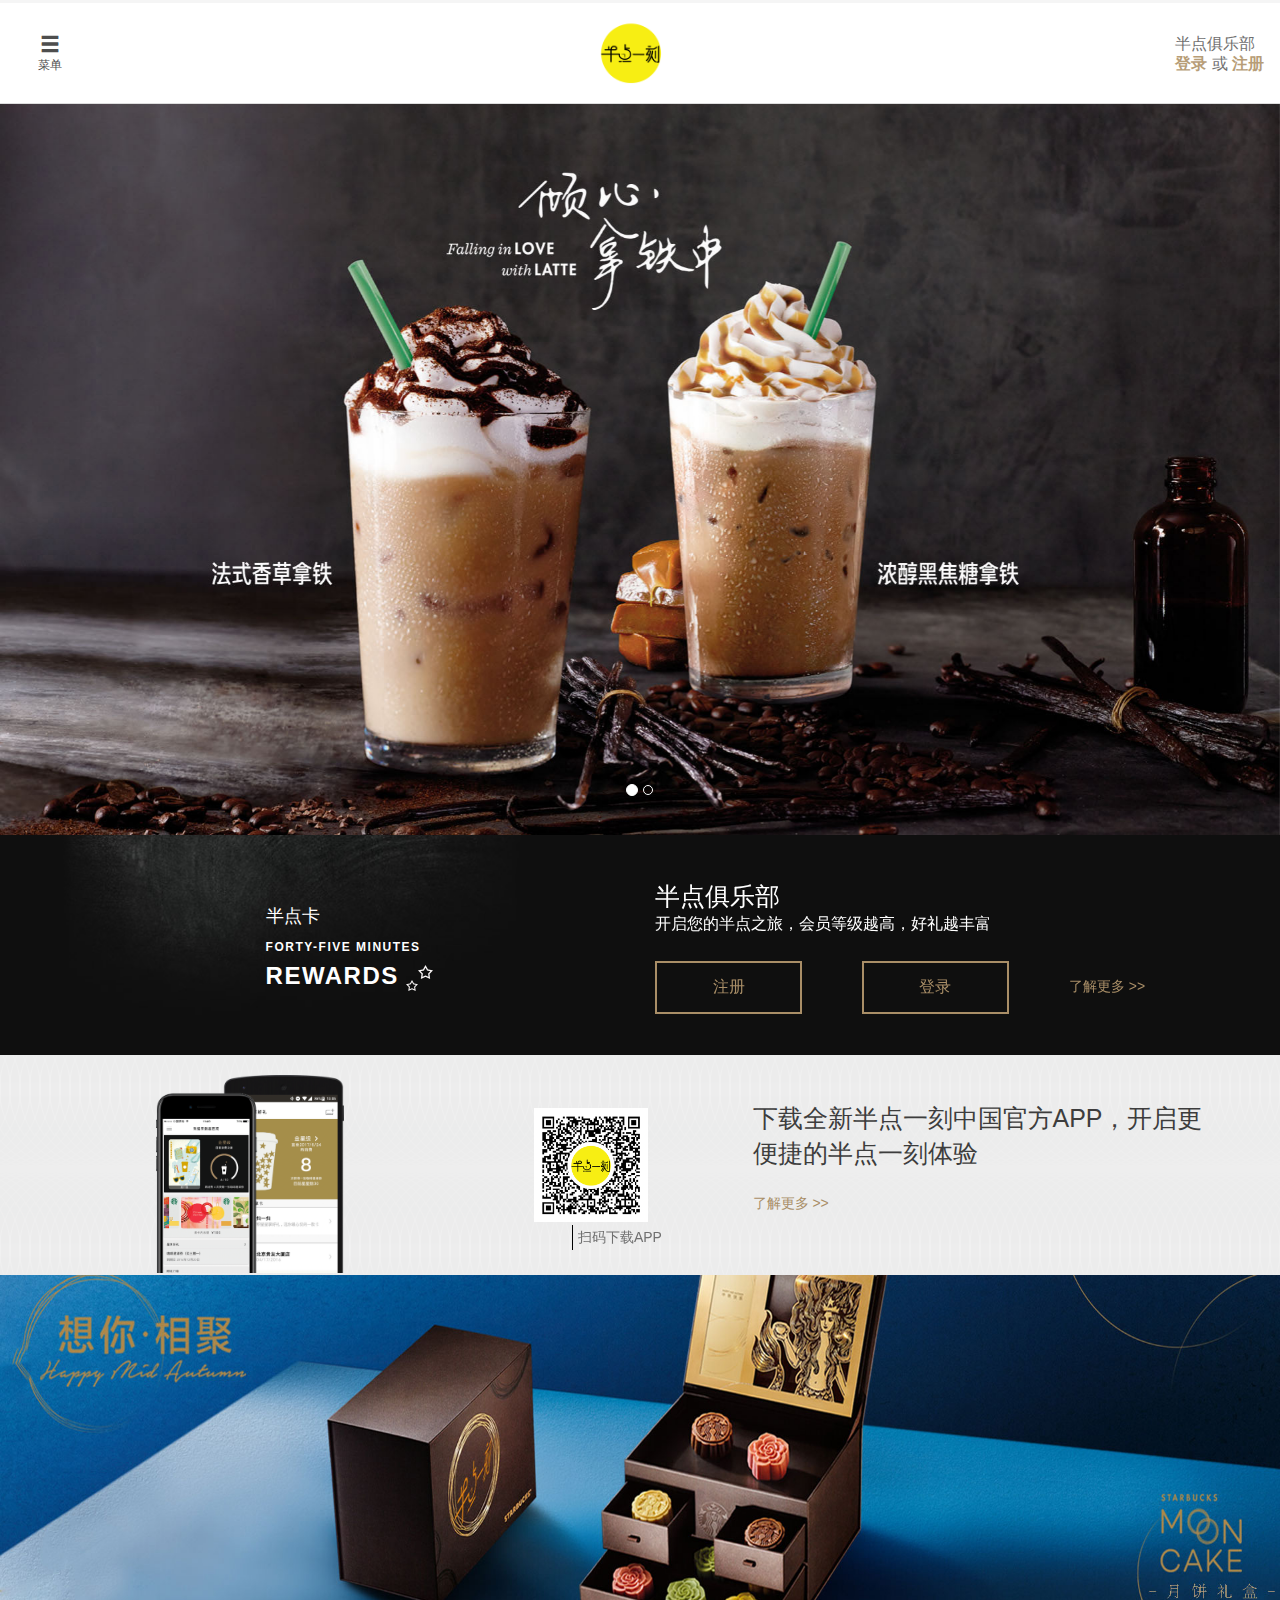
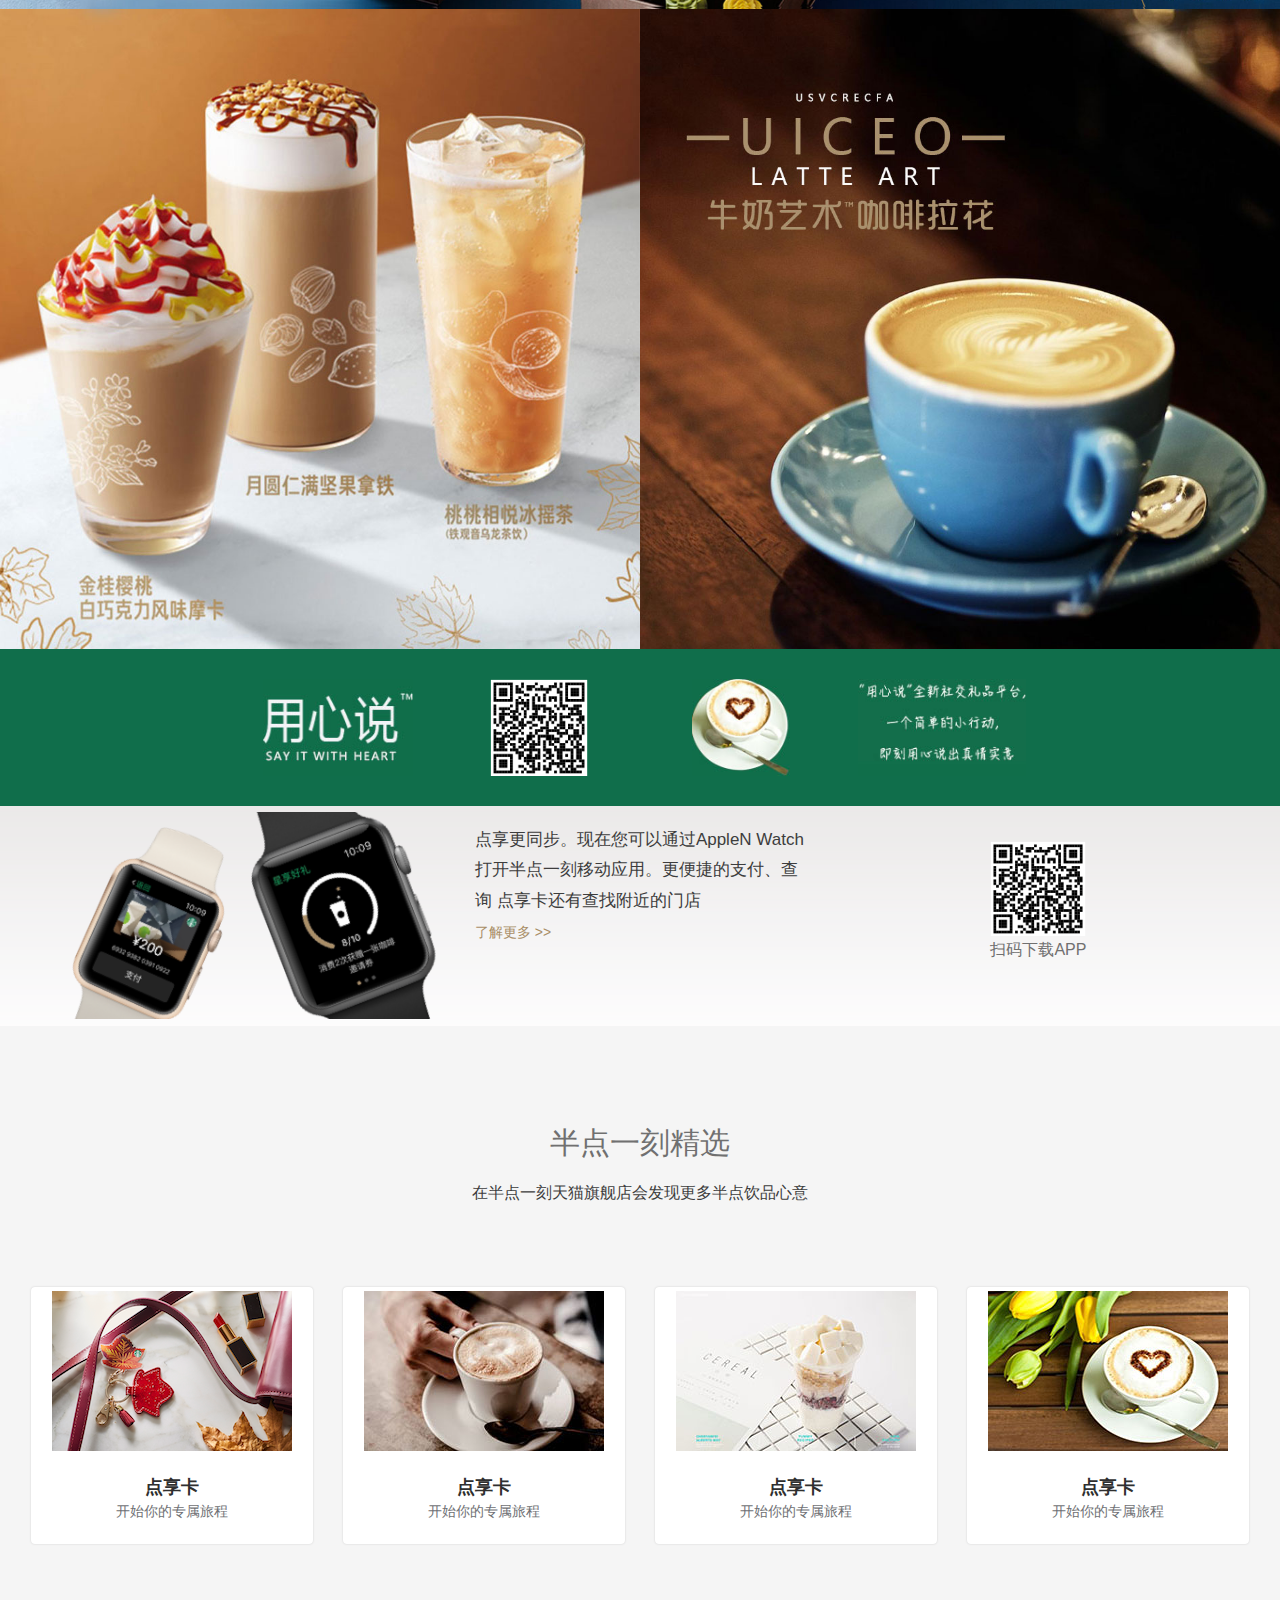
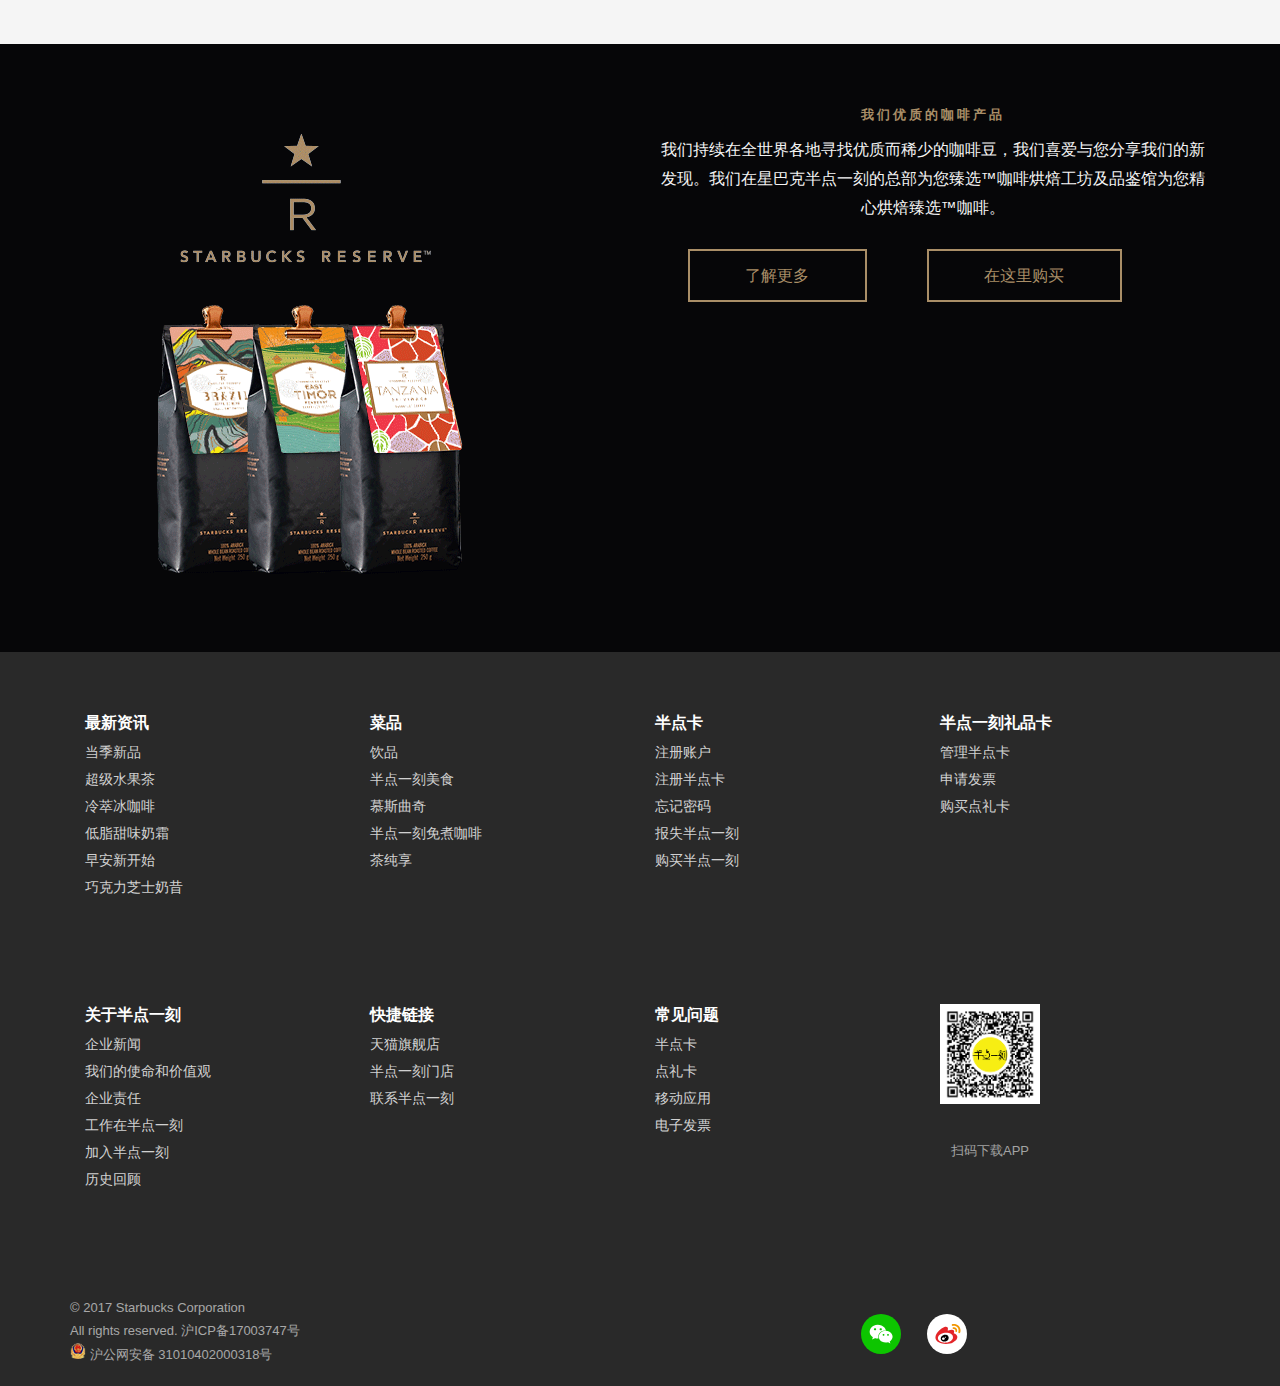
<file: index.html>
<!DOCTYPE html>
<html>
<head lang="en">
    <meta charset="UTF-8">
    <meta name="viewport" content="width=device-width,initial-scale=1,minimum-scale=1,maximum-scale=1,user-scalable=no" />
    <title>半点一刻</title>
    <link rel="stylesheet" href="css/bootstrap.min.css" />
    <link rel="stylesheet" href="css/common.css" />
    <link rel="stylesheet" href="css/index.css" />
    <script src="js/jquery-1.10.1.min.js"></script>
    <script src="js/bootstrap.min.js"></script>
    <script src="js/vue.js"></script>
    <script src="js/common.js"></script>
</head>
<body>
	<div id="wrapper">
		<div class="content">
			<!--head_top-->
			<nav class="navbar navbar-fixed-top head_top">
    			<div class="container-fluid">
    				<div class="row">
    					<div class="col-xs-5">
    						<div class="navbar-toggle-holder" style="display:block">
    							<div class="navbar-toggle navbar-left" id="nav_menu">
    								<i class="glyphicon glyphicon-menu-hamburger icon_menu"></i>
    								<br />
    								<span>菜单</span>
    							</div>
    						</div>
    					</div>
    					<div class="col-xs-2" style="padding:0;">
    						<a href="javascript:;" class="navbar-brand">
    							<img src="img/logo.png" alt="logo" class="img-responsive logo"/>
    						</a>
    					</div>
    					<div class="col-xs-5">
    						<div class="navbar-toggle navbar-right club">
    							<div class="">
    								<span>半点俱乐部</span> <br />
    								<a href="login.html;" target="_blank">登录</a>
    								<span>或</span>
    								<a href="reg.html" target="_blank">注册</a>
    							</div>	
    						</div>
    						
    					</div>
    				</div>
    			</div>
			</nav>
			<!--mask-->
			<div id="mask" class="mask"></div>
			<!--aside-->
			<div class="aside" id="aside">
				<div class="navmenu">
					<ul class="nav nav-stacked sub_nmenu1">
						<li style="padding-top:10px;"><a href="javascript:;">English</a></li>
        				<li><a href="javascript:;">半点一刻门店</a></li>
        				<li style="padding-bottom:10px;"><a href="javascript:;">天猫旗舰店</a></li>
					</ul>
					<ul class="nav nav-stacked sub_nmenu2">
        				<li><a href="javascript:;">首页</a></li>
        				<li>
            				<a href="javascript:;">新品推荐</a>
            				<ul class="nav sub_list">
                				<li><a href="newProduct.html" target="_blank">当季新品</a></li>
                				<li><a href="javascript:;">星巴克月饼</a></li>
                				<li><a href="javascript:;">咖啡融合冰淇淋</a></li>
                				<li><a href="javascript:;">冷萃冰咖啡</a></li>
                				<li><a href="javascript:;">气质 <sup>MT</sup> 冷萃咖啡</a></li>
                				<li><a href="javascript:;">早安新一天</a></li>
                				<li><a href="javascript:;">星巴克ORIGAMI<sup>MT</sup></a></li>
            				</ul>                
        				</li>
        				<li><a href="javascript:;">星享俱乐部</a></li>
        				<li>
        					<a href="javascript:;">星巴克移动应用</a>
            				<ul class="nav sub_list">
                				<li><a href="javascript:;">星巴克移动应用</a></li>
                				<li><a href="javascript:;">星巴克 Apple Watch</a></li>
            				</ul>
        				</li>
        				<li><a href="javascript:;">星礼卡</a></li>
        				<li>
        					<a href="javascript:;">咖啡文化</a>
            				<ul class="nav sub_list">
                				<li><a href="javascript:;">咖啡文化</a></li>
                				<li><a href="javascript:;">星巴克臻选<sup>MT</sup>咖啡</a></li>
                				<li><a href="javascript:;">如何冲泡咖啡</a></li>
            				</ul>
        				</li>
        				<li>
        					<a href="javascript:;">饮品美食</a>
            				<ul class="nav sub_list">
               	 				<li><a href="list.html" target="_blank">饮品</a></li>
                				<li><a href="javascript:;">星巴克美食</a></li>
                				<li><a href="javascript:;">星巴克咖啡</a></li>
                				<li><a href="javascript:;">星巴克VIA&copy;免煮咖啡</a></li>
                				<li><a href="javascript:;">茶瓦纳<sup>MT</sup></a></li>
            				</ul>
        				</li>
        				<li>
        					<a href="javascript:;">关于我们</a>
            				<ul class="nav sub_list">
                				<li><a href="javascript:;">企业新闻</a></li>
                				<li><a href="javascript:;">我们的使命和价值观</a></li>
                				<li><a href="javascript:;">星巴克责任</a></li>
                				<li><a href="javascript:;">工作在星巴克中国</a></li>
                				<li><a href="javascript:;">加入星巴克</a></li>
                				<li><a href="javascript:;">星巴克在中国</a></li>
                				<li><a href="javascript:;">历史回顾</a></li>
            				</ul>
        				</li>
        				<li>
        					<a href="javascript:;">帮助中心</a>
            				<ul class="nav sub_list">
                				<li><a href="javascript:;">常见问题</a></li>
                				<li><a href="javascript:;">联系我们</a></li>
                				<li><a href="javascript:;">使用条款</a></li>
                				<li><a href="javascript:;">隐私权政策</a></li>
            				</ul>
        				</li>
    				</ul>
				</div>
			</div>
			<div style="height:102px"></div>	
			<!--homePage-->
			<div class="homePage" id="homePage">
				<!--banner-->
				<div id="banner" class="carousel slide" data-ride="carousel">
					<!--btn-->
					<ul class="carousel-indicators">
						<li data-target="#banner" data-slide-to="0" class="active"></li>
						<li data-target="#banner" data-slide-to="1"></li>
					</ul>
					<!--pic-->
					<div class="carousel-inner">
						<div class="item active">
							<img src="img/lunbo1.png" alt="轮播图1" />
						</div>
						<div class="item">
							<img src="img/lunbo2.png" alt="轮播图2" />
						</div>
					</div>
				</div>
				<!--rewards-->
				<div class="rewards">
					<div class="container">
						<div class="row">
							<!--rewards-mark-->
							<div class="col-lg-6 col-md-6 col-sm-6 col-xs-6 rewards-mark">
								<!--rewards-mark-label-->
								<p class="rewards-mark-label">半点卡</p>
								<!--rewards-mark-logo-->
								<div class="rewards-mark-logo">
									<span>FORTY-FIVE MINUTES</span><br />
									<span>
										REWARDS
                            			<i class="stars"></i>
									</span>
								</div>
							</div>
							<!--rewards-content-->
							<div class="col-lg-6 col-md-6 col-sm-6 col-xs-6 rewards-content">
								<!--rewards_content_title-->
								<p class="rewards_content_title">半点俱乐部</p>
								<!--rewards_content_txt-->
                        		<p class="rewards_content_txt">开启您的半点之旅，会员等级越高，好礼越丰富</p>
                        		<!--rewards_content_btns-->
                        		<div class="rewards_content_btns">
                            		<a href="javascript:;" class="btn btn-lg btn1">注册</a>
                            		<a href="javascript:;" class="btn btn-lg btn2">登录</a>
                            		<a href="javascript:;" class="rewards-btn-link">了解更多 >></a>
                        		</div>
							</div>
						</div>
					</div>
				</div>
				<!--app-->
				<div class="app">
					<div class="container">
						<div class="row app-box">
							<!--app-device-->
							<div class="col-md-4 col-sm-4 col-xs-4 app-device"></div>
							<!--app-download-->
							<div class="col-md-3 col-sm-3 col-xs-3 app-download">
								<!--二维码-->
								<div class="app-download-qrcode"></div>
								<!--按钮-->
								<div class="app-download-btns">
									<a href="javascript:;" class="icon">&#xe65c;</a>
                            		<a href="javascript:;" class="icon">&#xe614;</a>
									<span class="app-download-btns-info">扫码下载APP</span>
								</div>
							</div>
							<!--app-content-->
							<div class="col-md-5 col-sm-5 col-xs-5 app-content">
								<!--app-content-intro-->
								<div class="app-content-intro">
								下载全新半点一刻中国官方APP，开启更便捷的半点一刻体验
								</div>
								<!--app-btn-link-->
								<a href="javascript:;" class="app-btn-link">了解更多 >></a>
							</div>
						</div>
					</div>
				</div>
				<!--中秋-->
				<div>
					<a href="javascript:;" title="月饼礼盒">
						 <img src="img/banner_home.jpg" alt="中秋礼盒" class="img-responsive"/>
					</a>
				</div>
				<!--moasic-->
				<div class="moasic row">
					<a href="javascript:;" class="col-lg-6 col-md-6 col-sm-6 col-xs-6">
						<img src="img/latte_l.jpg" alt="左图" class="img-responsive"/>
					</a>
					<a href="javascript:;" class="col-lg-6 col-md-6 col-sm-6 col-xs-6">
						<img src="img/latte_r.jpg" alt="右图" class="img-responsive"/>
					</a>
				</div>
				<!--yxs-->
				<div class="yxs">
					<div class="container">
						<!--yxs-container-->
						<div class="row yxs-container">
							<div class="col-md-3 col-sm-3 col-xs-3 yxs-container-img1"></div>
							<div class="col-md-3 col-sm-3 col-xs-3 yxs-container-img2"></div>
							<div class="col-md-3 col-sm-3 col-xs-3 yxs-container-img3"></div>
							<div class="col-md-3 col-sm-3 col-xs-3 yxs-container-img4"></div>
						</div>
					</div>
				</div>
				<!--apple-watch-->
				<div class="apple-watch">
					<!--apple-watch-img-->
					<div class="apple-watch-img"></div>
					<!--apple-watch-intro-->
					<div class="apple-watch-intro">
						<p>
							点享更同步。现在您可以通过AppleN Watch打开半点一刻移动应用。更便捷的支付、查询
							点享卡还有查找附近的门店
							<br />
							 <a href="javascript:;" class="apple-watch-link">了解更多 >></a>
						</p>
					</div>
					<!--apple-watch-download-->
					<div class="apple-watch-download">
						<!--二维码-->
						<div class="app-download-qrcode"></div>
						<span class="app-download-btns-info">扫码下载APP</span>
					</div>
				</div>
				<!--collection-->
				<div class="collection">
					<h2>半点一刻精选</h2>
					<p class="subtitle">在半点一刻天猫旗舰店会发现更多半点饮品心意</p>
					<!--collection-box-->
					<div class="row collection-box">
						<div class="col-lg-3 col-md-3 col-sm-3 col-xs-6">
							<a href="javascript:;" class="thumbnail">
								<img src="img/box_img1.png"/>
								<div class="caption">
									<b class="img_title">点享卡</b>
                            		<p class="img_des">开始你的专属旅程</p>
								</div>
							</a>
						</div>
						<div class="col-lg-3 col-md-3 col-sm-3 col-xs-6">
							<a href="javascript:;" class="thumbnail">
								<img src="img/box_img2.jpg"/>
								<div class="caption">
									<b class="img_title">点享卡</b>
                            		<p class="img_des">开始你的专属旅程</p>
								</div>
							</a>
						</div>
						<div class="col-lg-3 col-md-3 col-sm-3 col-xs-6">
							<a href="javascript:;" class="thumbnail">
								<img src="img/box_img3.jpg"/>
								<div class="caption">
									<b class="img_title">点享卡</b>
                            		<p class="img_des">开始你的专属旅程</p>
								</div>
							</a>
						</div>
						<div class="col-lg-3 col-md-3 col-sm-3 col-xs-6">
							<a href="javascript:;" class="thumbnail">
								<img src="img/box_img4.jpg"/>
								<div class="caption">
									<b class="img_title">点享卡</b>
                            		<p class="img_des">开始你的专属旅程</p>
								</div>
							</a>
						</div>
					</div>
				</div>
				<!--reserve-->
				<div class="reserve">
					<div class="container">
						<div class="row">
							<div class="col-md-6 col-sm-6 col-xs-6">
								<img src="img/reserve.png" alt="reserve" class="img-responsive"/>
							</div>
							<div class="col-md-6 col-sm-6 col-xs-6 text-center">
								<h3>我们优质的咖啡产品</h3>
								<p>我们持续在全世界各地寻找优质而稀少的咖啡豆，我们喜爱与您分享我们的新发现。我们在星巴克半点一刻的总部为您臻选™咖啡烘焙工坊及品鉴馆为您精心烘焙臻选™咖啡。</p>
								<a href="javascript:;" class="btn btn-lg">了解更多</a>
                        		<a href="javascript:;" class="btn btn-lg">在这里购买</a>
							</div>
						</div>
					<!--	
						<div class="myTable">
							<div class="cell">
								<img src="img/reserve.png" alt="reserve" />
							</div>
							<div class="cell text-center">
								<h3>我们优质的咖啡产品</h3>
								<p>我们持续在全世界各地寻找优质而稀少的咖啡豆，我们喜爱与您分享我们的新发现。我们在星巴克半点一刻的总部为您臻选™咖啡烘焙工坊及品鉴馆为您精心烘焙臻选™咖啡。</p>
								<a href="javascript:;" class="btn btn-lg">了解更多</a>
                        		<a href="javascript:;" class="btn btn-lg">在这里购买</a>
							</div>
						</div>
					-->
					</div>
				</div>
			</div>
		</div>
		<!--footer-->
		<div id="footer">
			<div class="container">
				<!--row1-->
				<div class="row row1">
                    <dl class="col-lg-3 col-md-3 col-sm-3 col-xs-3">
                        <dt>最新资讯</dt>
                        <dd><a href="javascript:;">当季新品</a></dd>
                        <dd><a href="javascript:;">超级水果茶</a></dd>
                        <dd><a href="javascript:;">冷萃冰咖啡</a></dd>
                        <dd><a href="javascript:;">低脂甜味奶霜</a></dd>
                        <dd><a href="javascript:;">早安新开始</a></dd>
                        <dd><a href="javascript:;">巧克力芝士奶昔</a></dd>
                    </dl>
                    <dl class="col-lg-3 col-md-3 col-sm-3 col-xs-3">
                        <dt>菜品</dt>
                        <dd><a href="javascript:;">饮品</a></dd>
                        <dd><a href="javascript:;">半点一刻美食</a></dd>
                        <dd><a href="javascript:;">慕斯曲奇</a></dd>
                        <dd><a href="javascript:;">半点一刻免煮咖啡</a></dd>
                        <dd><a href="javascript:;">茶纯享</a></dd>
                    </dl>
                    <dl class="col-lg-3 col-md-3 col-sm-3 col-xs-3">
                        <dt>半点卡</dt>
                        <dd><a href="javascript:;">注册账户</a></dd>
                        <dd><a href="javascript:;">注册半点卡</a></dd>
                        <dd><a href="javascript:;">忘记密码</a></dd>
                        <dd><a href="javascript:;">报失半点一刻</a></dd>
                        <dd><a href="javascript:;">购买半点一刻</a></dd>
                    </dl>
                    <dl class="col-lg-3 col-md-3 col-sm-3 col-xs-3">
                        <dt>半点一刻礼品卡</dt>
                        <dd><a href="javascript:;">管理半点卡</a></dd>
                        <dd><a href="javascript:;">申请发票</a></dd>
                        <dd><a href="javascript:;">购买点礼卡</a></dd>
                    </dl>
                </div>
                <!--row2-->
                <div class="row row2">
                    <dl class="col-lg-3 col-md-3 col-sm-3 col-xs-3">
                        <dt>关于半点一刻</dt>
                        <dd><a href="javascript:;">企业新闻</a></dd>
                        <dd><a href="javascript:;">我们的使命和价值观</a></dd>
                        <dd><a href="javascript:;">企业责任</a></dd>
                        <dd><a href="javascript:;">工作在半点一刻</a></dd>
                        <dd><a href="javascript:;">加入半点一刻</a></dd>
                        <dd><a href="javascript:;">历史回顾</a></dd>
                    </dl>
                    <dl class="col-lg-3 col-md-3 col-sm-3 col-xs-3">
                        <dt>快捷链接</dt>
                        <dd><a href="javascript:;">天猫旗舰店</a></dd>
                        <dd><a href="javascript:;">半点一刻门店</a></dd>
                        <dd><a href="javascript:;">联系半点一刻</a></dd>
                    </dl>
                    <dl class="col-lg-3 col-md-3 col-sm-3 col-xs-3">
                        <dt>常见问题</dt>
                        <dd><a href="javascript:;">半点卡</a></dd>
                        <dd><a href="javascript:;">点礼卡</a></dd>
                        <dd><a href="javascript:;">移动应用</a></dd>
                        <dd><a href="javascript:;">电子发票</a></dd>
                    </dl>
                    <div class="col-lg-3 col-md-3 col-sm-3 col-xs-3 download-section">
                        <!--二维码-->
                        <p class="footer-app_code"></p>
                        <!--扫码下载app-->
                        <p class="footer-download">
                            <a href="javascript:;" class="icon">&#xe65c;</a>
                            <a href="javascript:;" class="icon">&#xe614;</a>
                            <br/>
                          	<span>扫码下载APP</span>
                        </p>
                    </div>
                </div>
                <!--row3-->
                <div class="row clearfix row3">
                    <div class="col-lg-8 col-md-8 col-xs-8">
                        <p>© 2017 Starbucks Corporation</p>
                        <a href="javascript:;">All rights reserved. 沪ICP备17003747号</a>
                        <a href="javascript:;"><span class="plice_img"></span> 沪公网安备 31010402000318号</a>
                    </div>
                    <div class="col-lg-4 col-md-4 col-xs-4">
                        <a href="javascript:;" class="weixin_img"></a>
                        <a href="javascript:;" class="weibo_img"></a>
                    </div>
                </div>
			</div>
		</div>
	</div>	
</body>
</html>
</file>
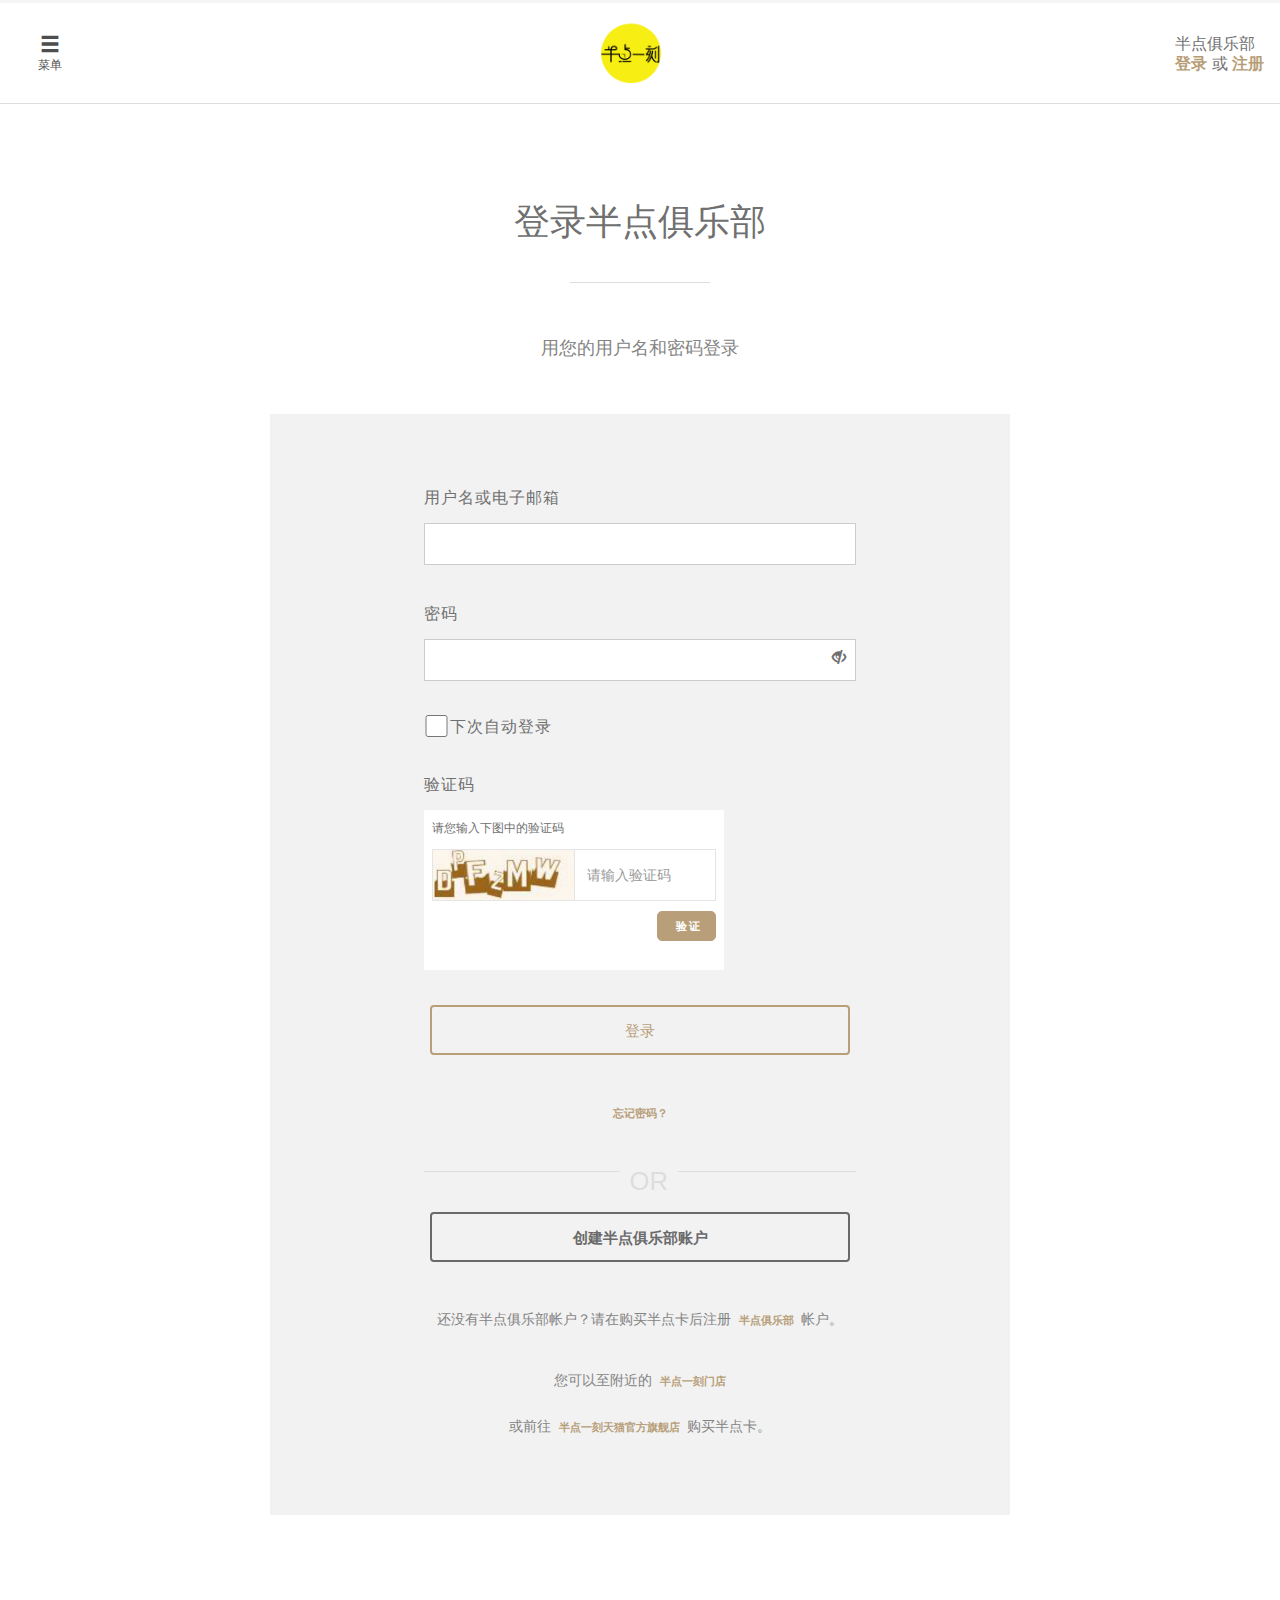
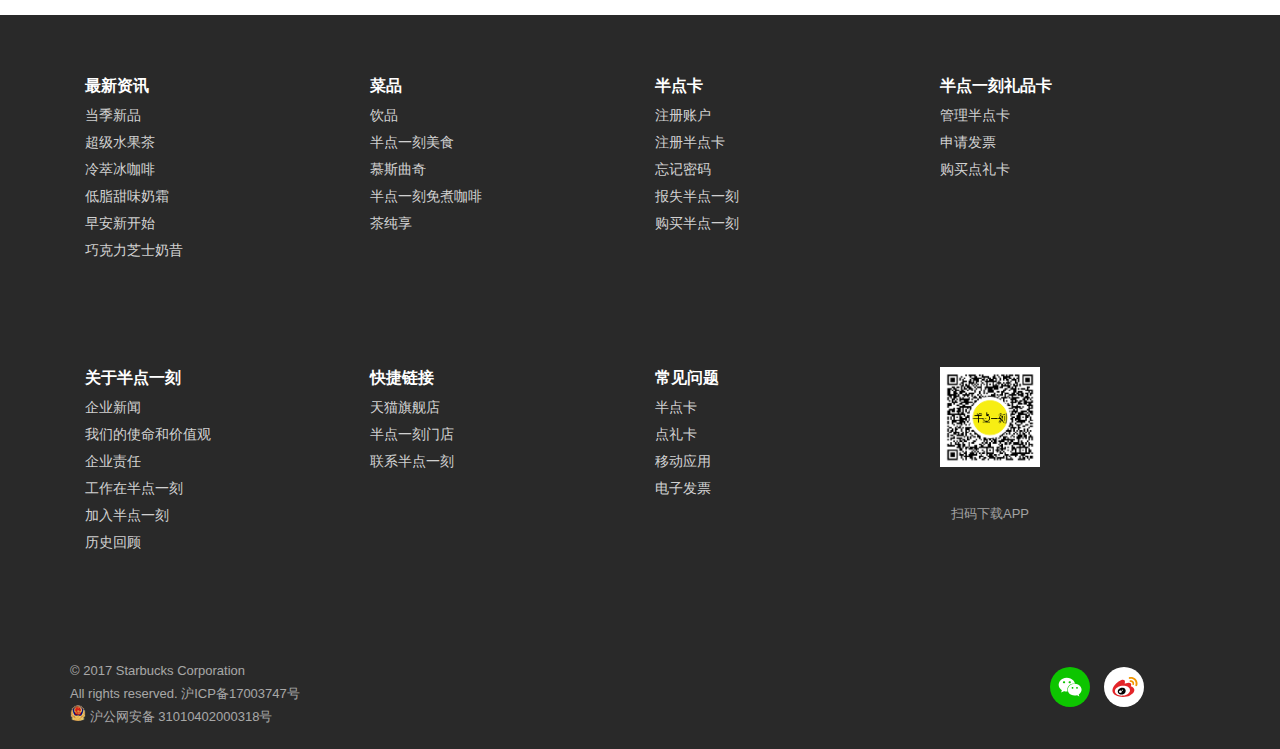
<file: login.html>
<!DOCTYPE html>
<html>
<head lang="en">
    <meta charset="UTF-8">
    <meta name="viewport" content="width=device-width,initial-scale=1,minimum-scale=1,maximum-scale=1,user-scalable=no" />
    <title>半点一刻</title>
    <link rel="stylesheet" href="css/bootstrap.min.css" />
    <link rel="stylesheet" href="css/login.css" />
    <script src="js/jquery-1.10.1.min.js"></script>
    <script src="js/bootstrap.min.js"></script>
    <link rel="stylesheet" href="css/common.css" />
    <script src="js/common.js"></script>
</head>
<body>
	<div id="wrapper">
		<div class="content">
			<!--head_top-->
			<nav class="navbar navbar-fixed-top head_top">
    			<div class="container-fluid">
    				<div class="row">
    					<div class="col-xs-5">
    						<div class="navbar-toggle-holder" style="display:block">
    							<div class="navbar-toggle navbar-left" id="nav_menu">
    								<i class="glyphicon glyphicon-menu-hamburger icon_menu"></i>
    								<br />
    								<span>菜单</span>
    							</div>
    						</div>
    					</div>
    					<div class="col-xs-2" style="padding:0;">
    						<a href="javascript:;" class="navbar-brand">
    							<img src="img/logo.png" alt="logo" class="img-responsive logo"/>
    						</a>
    					</div>
    					<div class="col-xs-5">
    						<div class="navbar-toggle navbar-right club">
    							<div class="">
    								<span>半点俱乐部</span> <br />
    								<a href="javascript:;">登录</a>
    								<span>或</span>
    								<a href="javascript:;">注册</a>
    							</div>	
    						</div>
    						
    					</div>
    				</div>
    			</div>
			</nav>
			<!--mask-->
			<div id="mask" class="mask"></div>
			<!--aside-->
			<div class="aside" id="aside">
				<div class="navmenu">
					<ul class="nav nav-stacked sub_nmenu1">
						<li style="padding-top:10px;"><a href="javascript:;">English</a></li>
        				<li><a href="javascript:;">半点一刻门店</a></li>
        				<li style="padding-bottom:10px;"><a href="javascript:;">天猫旗舰店</a></li>
					</ul>
					<ul class="nav nav-stacked sub_nmenu2">
        				<li><a href="javascript:;">首页</a></li>
        				<li>
            				<a href="javascript:;">新品推荐</a>
            				<ul class="nav sub_list">
                				<li><a href="javascript:;">当季新品</a></li>
                				<li><a href="javascript:;">星巴克月饼</a></li>
                				<li><a href="javascript:;">咖啡融合冰淇淋</a></li>
                				<li><a href="javascript:;">冷萃冰咖啡</a></li>
                				<li><a href="javascript:;">气质 <sup>MT</sup> 冷萃咖啡</a></li>
                				<li><a href="javascript:;">早安新一天</a></li>
                				<li><a href="javascript:;">星巴克ORIGAMI<sup>MT</sup></a></li>
            				</ul>                
        				</li>
        				<li><a href="javascript:;">星享俱乐部</a></li>
        				<li>
        					<a href="javascript:;">星巴克移动应用</a>
            				<ul class="nav sub_list">
                				<li><a href="javascript:;">星巴克移动应用</a></li>
                				<li><a href="javascript:;">星巴克 Apple Watch</a></li>
            				</ul>
        				</li>
        				<li><a href="javascript:;">星礼卡</a></li>
        				<li>
        					<a href="javascript:;">咖啡文化</a>
            				<ul class="nav sub_list">
                				<li><a href="javascript:;">咖啡文化</a></li>
                				<li><a href="javascript:;">星巴克臻选<sup>MT</sup>咖啡</a></li>
                				<li><a href="javascript:;">如何冲泡咖啡</a></li>
            				</ul>
        				</li>
        				<li>
        					<a href="javascript:;">饮品美食</a>
            				<ul class="nav sub_list">
               	 				<li><a href="javascript:;">饮品</a></li>
                				<li><a href="javascript:;">星巴克美食</a></li>
                				<li><a href="javascript:;">星巴克咖啡</a></li>
                				<li><a href="javascript:;">星巴克VIA&copy;免煮咖啡</a></li>
                				<li><a href="javascript:;">茶瓦纳<sup>MT</sup></a></li>
            				</ul>
        				</li>
        				<li>
        					<a href="javascript:;">关于我们</a>
            				<ul class="nav sub_list">
                				<li><a href="javascript:;">企业新闻</a></li>
                				<li><a href="javascript:;">我们的使命和价值观</a></li>
                				<li><a href="javascript:;">星巴克责任</a></li>
                				<li><a href="javascript:;">工作在星巴克中国</a></li>
                				<li><a href="javascript:;">加入星巴克</a></li>
                				<li><a href="javascript:;">星巴克在中国</a></li>
                				<li><a href="javascript:;">历史回顾</a></li>
            				</ul>
        				</li>
        				<li>
        					<a href="javascript:;">帮助中心</a>
            				<ul class="nav sub_list">
                				<li><a href="javascript:;">常见问题</a></li>
                				<li><a href="javascript:;">联系我们</a></li>
                				<li><a href="javascript:;">使用条款</a></li>
                				<li><a href="javascript:;">隐私权政策</a></li>
            				</ul>
        				</li>
    				</ul>
				</div>
			</div>
			<div style="height:102px"></div>	
			<!--login-->
			<div class="login" id="login">
				<h1 class="text-center">登录半点俱乐部</h1>
				<span class="center-block splitline"></span>
				<p class="text-center intro">用您的用户名和密码登录</p>
				<div class="container box">
					<!--form-->
					<form class="form">
						<div class="form-group item">
							<label>用户名或电子邮箱</label>
							<div class="require">
								<input type="text" class="form-control"/>
								<span class="center-block erroInfo">请输入用户名/注册邮件地址</span>
							</div>
                    		
						</div>
						<div class="form-group has-feedback item">
							<label>密码</label>
							<div class="require passwordSwitcher">
								<input type="password" class="form-control"/>
								<span class="glyphicon glyphicon-eye-close form-control-feedback"></span>
								<span class="center-block erroInfo">请输入密码</span>
							</div>
						</div>
						<div class="checkbox item">
							<label>
								<input type="checkbox" /><span>下次自动登录</span>
							</label>
						</div>
						<!--验证码-->
                		<div class="form-group item">
                    		<label>验证码</label>
                    		<div class="test_box">
                        		<p class="point">请您输入下图中的验证码</p>
                        		<!--test-->
                        		<div class="test">
                            		<div class="left"><img src="img/test_code.jpg" alt="验证码"/></div>
                            		<div class="right"><input type="text" placeholder="请输入验证码" class="form-control"/></div>
                        		</div>
                        		<!--按钮-->
                        		<div class="char_btn clearfix">
                            		<a href="javascript:;" class="icon">&#xe69a;</a>
                            		<a href="javascript:;" class="icon">&#xe628;</a>
                            		<a href="javascript:;" class="btn btn-default pull-right sure">验证</a>
                        		</div>
                    		</div>
                		</div>
                		<!--登录-->
                		<div class="antion">
                			<button type="button" class="btn btn-default btn-block">登录</button>
                		</div>
                		<!--notes-->
                		<p class="notes"><a href="javascript:;">忘记密码？</a></p>
                		<!--divider-->
                		<div class="divider">
                			<div class="line"></div>
                			<span class="text">OR</span>
                		</div>
                		<!--登录-->
                		<div class="link-btn">
                			<a href="javascript:;" class="btn btn-default btn-block">创建半点俱乐部账户</a>
                		</div>
					</form>
					<!--notes-->
					<p class="notes">
						 <span>还没有半点俱乐部帐户？请在购买半点卡后注册</span>
                		 <a href="javascript:;">半点俱乐部</a>
                         <span>帐户。</span>
					</p>
					<p class="notes">
						<span>您可以至附近的</span>
                		<a href="javascript:;">半点一刻门店</a> <br/>
                		<span>或前往</span>
                		<a href="javascript:;">半点一刻天猫官方旗舰店</a>
                		<span>购买半点卡。</span>
					</p>
				</div>
			</div>
		</div>
		<!--footer-->
		<div id="footer">
			<div class="container">
				<!--row1-->
				<div class="row row1">
                    <dl class="col-lg-3 col-md-3 col-sm-3">
                        <dt>最新资讯</dt>
                        <dd><a href="javascript:;">当季新品</a></dd>
                        <dd><a href="javascript:;">超级水果茶</a></dd>
                        <dd><a href="javascript:;">冷萃冰咖啡</a></dd>
                        <dd><a href="javascript:;">低脂甜味奶霜</a></dd>
                        <dd><a href="javascript:;">早安新开始</a></dd>
                        <dd><a href="javascript:;">巧克力芝士奶昔</a></dd>
                    </dl>
                    <dl class="col-lg-3 col-md-3 col-sm-3">
                        <dt>菜品</dt>
                        <dd><a href="javascript:;">饮品</a></dd>
                        <dd><a href="javascript:;">半点一刻美食</a></dd>
                        <dd><a href="javascript:;">慕斯曲奇</a></dd>
                        <dd><a href="javascript:;">半点一刻免煮咖啡</a></dd>
                        <dd><a href="javascript:;">茶纯享</a></dd>
                    </dl>
                    <dl class="col-lg-3 col-md-3 col-sm-3">
                        <dt>半点卡</dt>
                        <dd><a href="javascript:;">注册账户</a></dd>
                        <dd><a href="javascript:;">注册半点卡</a></dd>
                        <dd><a href="javascript:;">忘记密码</a></dd>
                        <dd><a href="javascript:;">报失半点一刻</a></dd>
                        <dd><a href="javascript:;">购买半点一刻</a></dd>
                    </dl>
                    <dl class="col-lg-3 col-md-3 col-sm-3">
                        <dt>半点一刻礼品卡</dt>
                        <dd><a href="javascript:;">管理半点卡</a></dd>
                        <dd><a href="javascript:;">申请发票</a></dd>
                        <dd><a href="javascript:;">购买点礼卡</a></dd>
                    </dl>
                </div>
                <!--row2-->
                <div class="row row2">
                    <dl class="col-lg-3 col-md-3 col-sm-3">
                        <dt>关于半点一刻</dt>
                        <dd><a href="javascript:;">企业新闻</a></dd>
                        <dd><a href="javascript:;">我们的使命和价值观</a></dd>
                        <dd><a href="javascript:;">企业责任</a></dd>
                        <dd><a href="javascript:;">工作在半点一刻</a></dd>
                        <dd><a href="javascript:;">加入半点一刻</a></dd>
                        <dd><a href="javascript:;">历史回顾</a></dd>
                    </dl>
                    <dl class="col-lg-3 col-md-3 col-sm-3">
                        <dt>快捷链接</dt>
                        <dd><a href="javascript:;">天猫旗舰店</a></dd>
                        <dd><a href="javascript:;">半点一刻门店</a></dd>
                        <dd><a href="javascript:;">联系半点一刻</a></dd>
                    </dl>
                    <dl class="col-lg-3 col-md-3 col-sm-3">
                        <dt>常见问题</dt>
                        <dd><a href="javascript:;">半点卡</a></dd>
                        <dd><a href="javascript:;">点礼卡</a></dd>
                        <dd><a href="javascript:;">移动应用</a></dd>
                        <dd><a href="javascript:;">电子发票</a></dd>
                    </dl>
                    <div class="col-lg-3 col-md-3 col-sm-3 download-section">
                        <!--二维码-->
                        <p class="footer-app_code"></p>
                        <!--扫码下载app-->
                        <p class="footer-download">
                            <a href="javascript:;" class="icon">&#xe65c;</a>
                            <a href="javascript:;" class="icon">&#xe614;</a>
                            <br/>
                          	<span>扫码下载APP</span>
                        </p>
                    </div>
                </div>
                <!--row3-->
                <div class="row clearfix row3">
                    <div class="col-lg-10 col-md-10 col-xs-10">
                        <p>© 2017 Starbucks Corporation</p>
                        <a href="javascript:;">All rights reserved. 沪ICP备17003747号</a>
                        <a href="javascript:;"><span class="plice_img"></span> 沪公网安备 31010402000318号</a>
                    </div>
                    <div class="col-lg-2 col-md-2 col-xs-2 foot_link">
                        <a href="javascript:;" class="weixin_img"></a>
                        <a href="javascript:;" class="weibo_img"></a>
                    </div>
                </div>
			</div>
		</div>
	</div>	
</body>
</html>
</file>
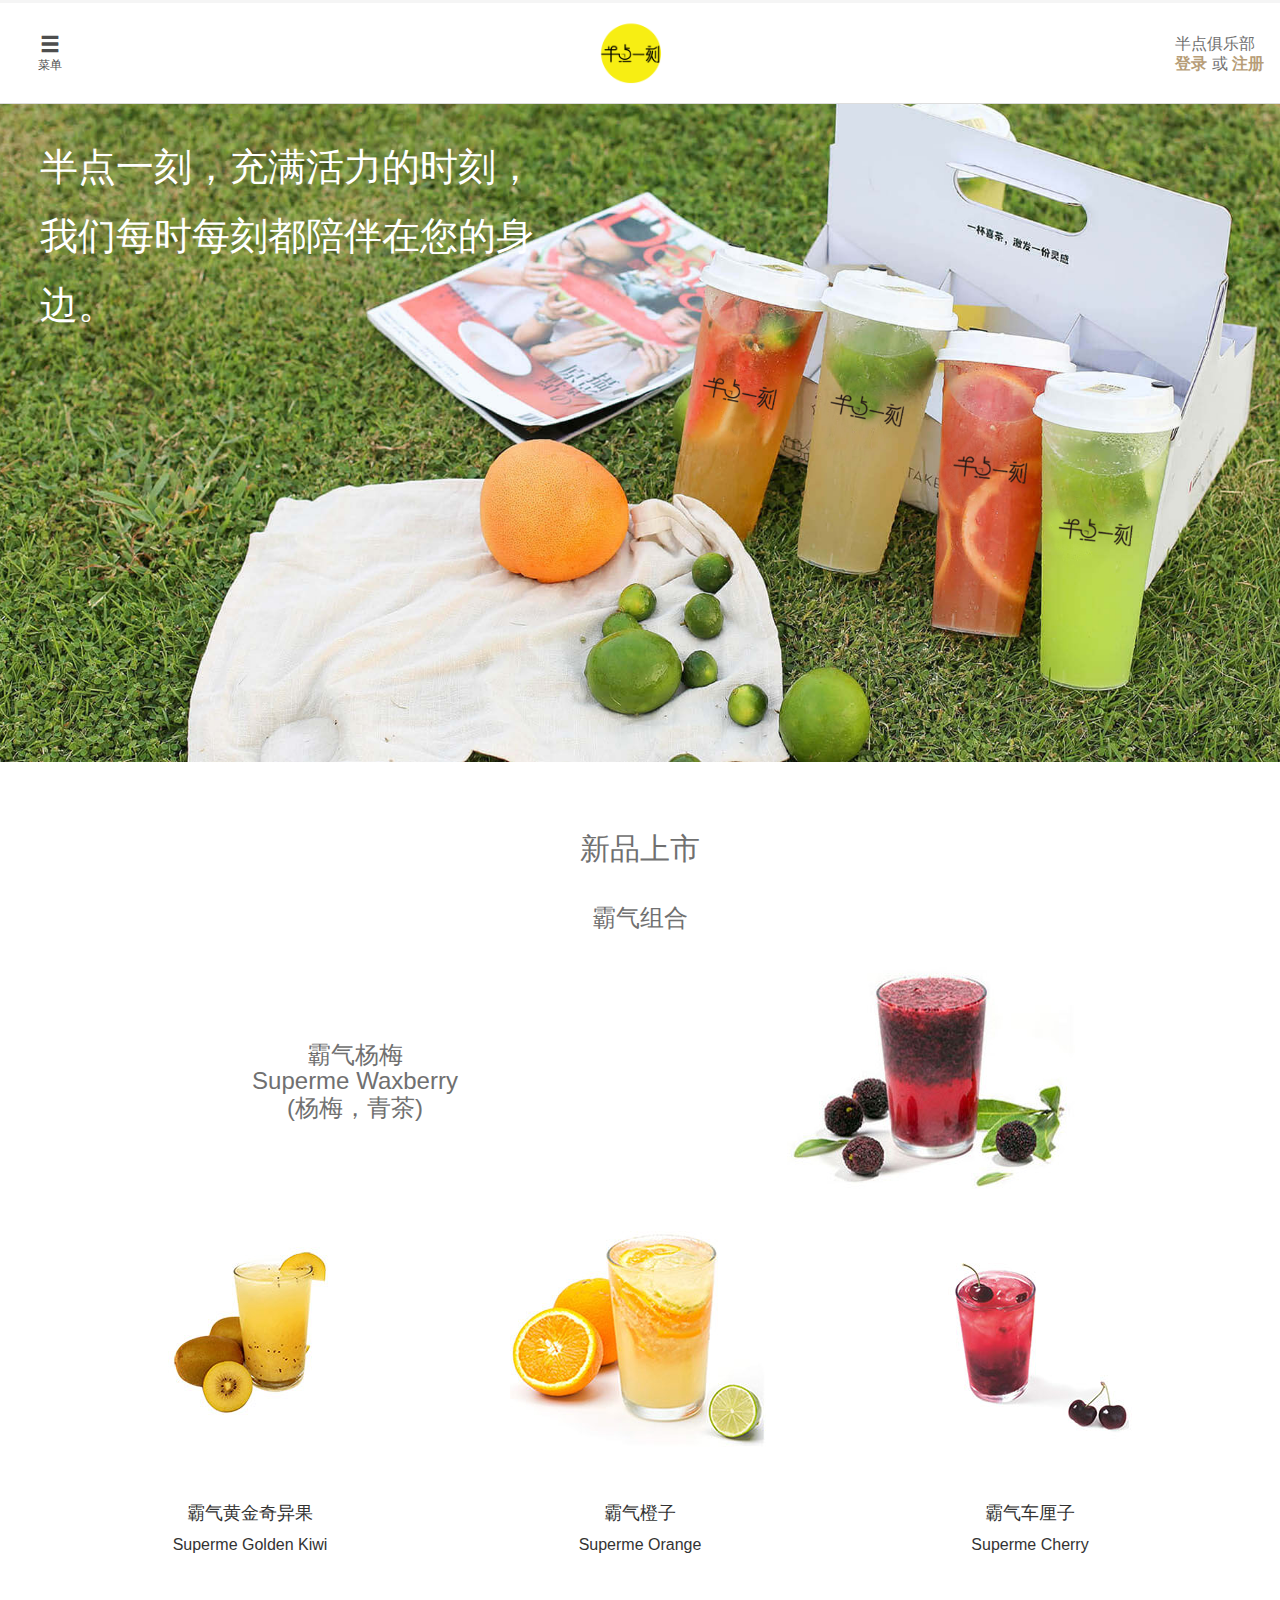
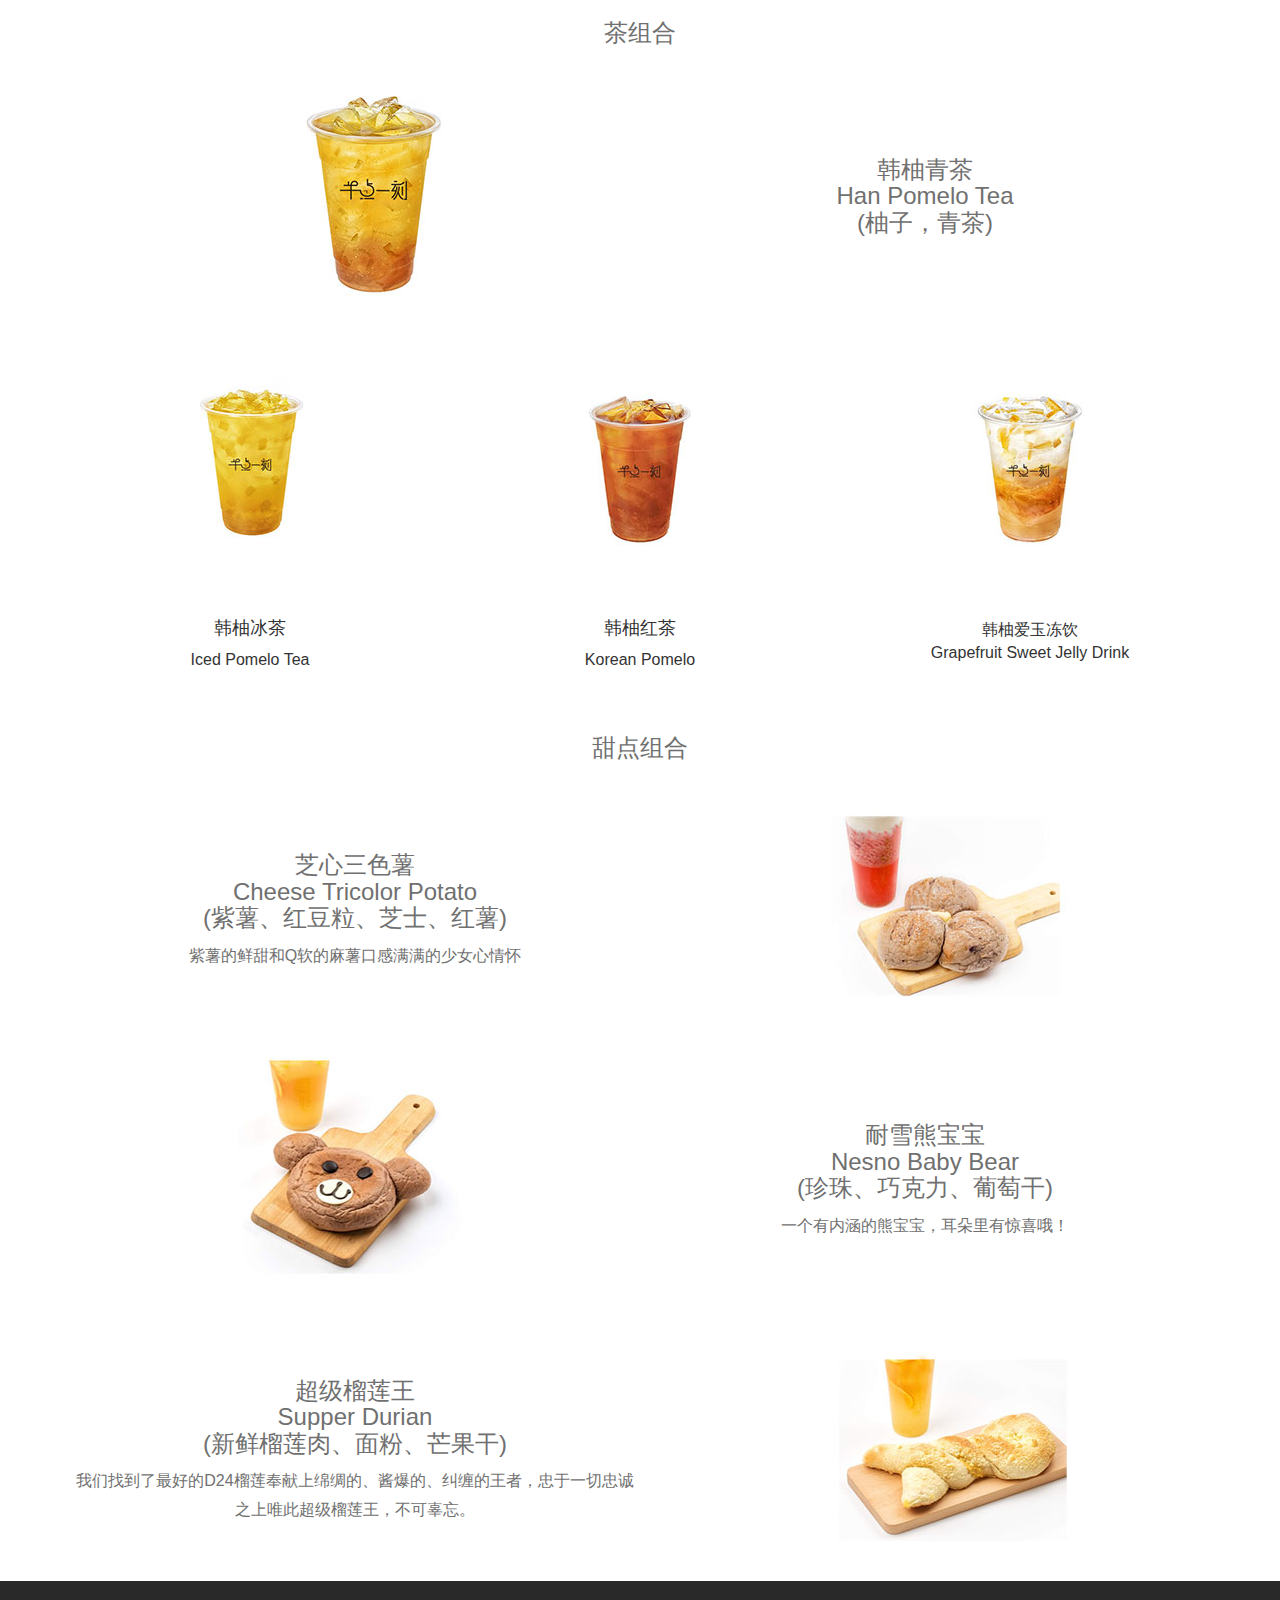
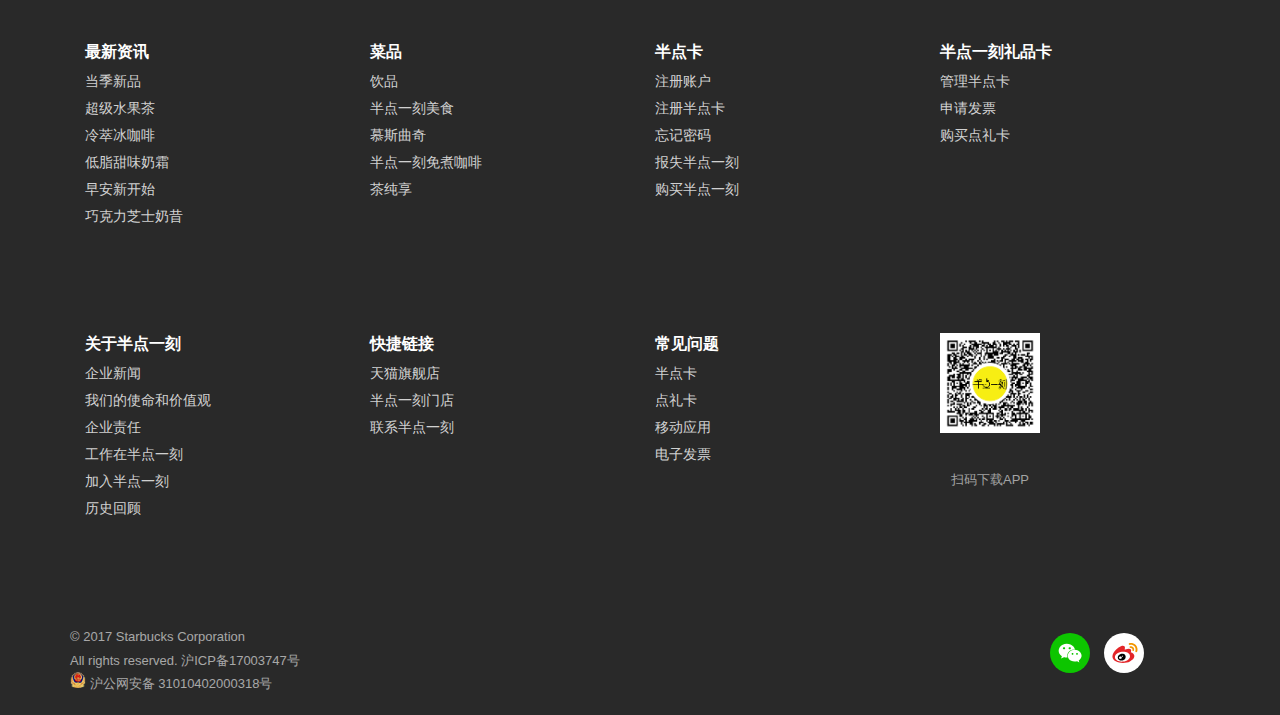
<file: newProduct.html>
<!DOCTYPE html>
<html>
<head lang="en">
    <meta charset="UTF-8">
    <meta name="viewport" content="width=device-width,initial-scale=1,minimum-scale=1,maximum-scale=1,user-scalable=no" />
    <title>半点一刻</title>
    <link rel="stylesheet" href="css/bootstrap.min.css" />
    <link rel="stylesheet" href="css/newProduct.css" />
    <script src="js/jquery-1.10.1.min.js"></script>
    <script src="js/bootstrap.min.js"></script>
    <link rel="stylesheet" href="css/common.css" />
    <script src="js/common.js"></script>
</head>
<body>
	<div id="wrapper">
		<div class="content">
			<!--head_top-->
			<nav class="navbar navbar-fixed-top head_top">
    			<div class="container-fluid">
    				<div class="row">
    					<div class="col-xs-5">
    						<div class="navbar-toggle-holder" style="display:block">
    							<div class="navbar-toggle navbar-left" id="nav_menu">
    								<i class="glyphicon glyphicon-menu-hamburger icon_menu"></i>
    								<br />
    								<span>菜单</span>
    							</div>
    						</div>
    					</div>
    					<div class="col-xs-2" style="padding:0;">
    						<a href="javascript:;" class="navbar-brand">
    							<img src="img/logo.png" alt="logo" class="img-responsive logo"/>
    						</a>
    					</div>
    					<div class="col-xs-5">
    						<div class="navbar-toggle navbar-right club">
    							<div class="">
    								<span>半点俱乐部</span> <br />
    								<a href="javascript:;">登录</a>
    								<span>或</span>
    								<a href="javascript:;">注册</a>
    							</div>	
    						</div>
    						
    					</div>
    				</div>
    			</div>
			</nav>
			<!--mask-->
			<div id="mask" class="mask"></div>
			<!--aside-->
			<div class="aside" id="aside">
				<div class="navmenu">
					<ul class="nav nav-stacked sub_nmenu1">
						<li style="padding-top:10px;"><a href="javascript:;">English</a></li>
        				<li><a href="javascript:;">半点一刻门店</a></li>
        				<li style="padding-bottom:10px;"><a href="javascript:;">天猫旗舰店</a></li>
					</ul>
					<ul class="nav nav-stacked sub_nmenu2">
        				<li><a href="javascript:;">首页</a></li>
        				<li>
            				<a href="javascript:;">新品推荐</a>
            				<ul class="nav sub_list">
                				<li><a href="javascript:;">当季新品</a></li>
                				<li><a href="javascript:;">星巴克月饼</a></li>
                				<li><a href="javascript:;">咖啡融合冰淇淋</a></li>
                				<li><a href="javascript:;">冷萃冰咖啡</a></li>
                				<li><a href="javascript:;">气质 <sup>MT</sup> 冷萃咖啡</a></li>
                				<li><a href="javascript:;">早安新一天</a></li>
                				<li><a href="javascript:;">星巴克ORIGAMI<sup>MT</sup></a></li>
            				</ul>                
        				</li>
        				<li><a href="javascript:;">星享俱乐部</a></li>
        				<li>
        					<a href="javascript:;">星巴克移动应用</a>
            				<ul class="nav sub_list">
                				<li><a href="javascript:;">星巴克移动应用</a></li>
                				<li><a href="javascript:;">星巴克 Apple Watch</a></li>
            				</ul>
        				</li>
        				<li><a href="javascript:;">星礼卡</a></li>
        				<li>
        					<a href="javascript:;">咖啡文化</a>
            				<ul class="nav sub_list">
                				<li><a href="javascript:;">咖啡文化</a></li>
                				<li><a href="javascript:;">星巴克臻选<sup>MT</sup>咖啡</a></li>
                				<li><a href="javascript:;">如何冲泡咖啡</a></li>
            				</ul>
        				</li>
        				<li>
        					<a href="javascript:;">饮品美食</a>
            				<ul class="nav sub_list">
               	 				<li><a href="javascript:;">饮品</a></li>
                				<li><a href="javascript:;">星巴克美食</a></li>
                				<li><a href="javascript:;">星巴克咖啡</a></li>
                				<li><a href="javascript:;">星巴克VIA&copy;免煮咖啡</a></li>
                				<li><a href="javascript:;">茶瓦纳<sup>MT</sup></a></li>
            				</ul>
        				</li>
        				<li>
        					<a href="javascript:;">关于我们</a>
            				<ul class="nav sub_list">
                				<li><a href="javascript:;">企业新闻</a></li>
                				<li><a href="javascript:;">我们的使命和价值观</a></li>
                				<li><a href="javascript:;">星巴克责任</a></li>
                				<li><a href="javascript:;">工作在星巴克中国</a></li>
                				<li><a href="javascript:;">加入星巴克</a></li>
                				<li><a href="javascript:;">星巴克在中国</a></li>
                				<li><a href="javascript:;">历史回顾</a></li>
            				</ul>
        				</li>
        				<li>
        					<a href="javascript:;">帮助中心</a>
            				<ul class="nav sub_list">
                				<li><a href="javascript:;">常见问题</a></li>
                				<li><a href="javascript:;">联系我们</a></li>
                				<li><a href="javascript:;">使用条款</a></li>
                				<li><a href="javascript:;">隐私权政策</a></li>
            				</ul>
        				</li>
    				</ul>
				</div>
			</div>
			<div style="height:102px"></div>	
			<!--newProduct-->
			<div class="newProduct" id="newProduct">
				<!--banner-->
				<div class="jumbotron">
					<a href="javascript:;">
						<p class="ban_des">半点一刻，充满活力的时刻，我们每时每刻都陪伴在您的身边。</p>
					</a>
				</div>
				<!--products-->
				<div class="products">
					<div class="container">
						<h2 class="pro_h2">新品上市</h2>
						<!--栅格系统-->
						<!--title-->
						<h3 class="text-center">霸气组合</h3>
						<!--row1-->
						<div class="row1">
							<div class="text-center">
								<h3>霸气杨梅 <br/>Superme Waxberry <br/>(杨梅，青茶)</h3>
							</div>
							<div class="img_right">
								<a href="jaascript:;" title="霸气杨梅">
									<img src="img/newProduct/ice-drink/ice-drink1.jpg" alt="霸气杨梅"/>
								</a>
							</div>
						</div>
						<!--缩略图-->
						<div class="row">
							<div class="col-lg-4 col-md-4 xol-sm-4">
								<a href="javascript:;" class="thumbnail" title="霸气黄金奇异果">
									<img src="img/newProduct/ice-drink/ice-drink2.jpg" alt="霸气黄金奇异果"/>
									<div class="caption">
										<h4>霸气黄金奇异果</h4>
                            			<p>Superme Golden Kiwi</p>
									</div>
								</a>
							</div>
							<div class="col-lg-4 col-md-4 col-sm-4">
								<a href="javascript:;" class="thumbnail" title="霸气橙子">
									<img src="img/newProduct/ice-drink/ice-drink3.jpg" alt="霸气橙子"/>
                            		<div class="caption">
                            			<h4>霸气橙子</h4>
                            			<p>Superme Orange</p>
                            		</div>
								</a>
							</div>
							<div class="col-lg-4 col-md-4 col-sm-4">
								<a href="javascript:;" class="thumbnail" title="霸气车厘子">
                            		<img src="img/newProduct/ice-drink/ice-drink4.jpg" alt="霸气车厘子"/>
                            		<div class="caption">
                            			<h4>霸气车厘子</h4>
                            			<p>Superme Cherry</p>
                            		</div>
                        		</a>
							</div>
						</div>
						<!--title-->
						<h3 class="text-center">茶组合</h3>
						<!--row1-->
						<div class="row1">
							<div class="img_right">
								<a href="jaascript:;" title="韩柚青茶">
									<img src="img/newProduct/tea/tea1.jpg" alt="韩柚青茶"/>
								</a>
							</div>
							<div class="text-center">
								<h3>韩柚青茶 <br/>Han Pomelo Tea <br/>(柚子，青茶)</h3>
							</div>
						</div>
						<!--缩略图-->
						<div class="row">
							<div class="col-lg-4 col-md-4 xol-sm-4">
								<a href="javascript:;" class="thumbnail" title="韩柚冰茶">
									<img src="img/newProduct/tea/tea2.jpg" alt="韩柚冰茶"/>
									<div class="caption">
										<h4>韩柚冰茶</h4>
                            			<p>Iced Pomelo Tea</p>
									</div>
								</a>
							</div>
							<div class="col-lg-4 col-md-4 col-sm-4">
								<a href="javascript:;" class="thumbnail" title="韩柚红茶">
									<img src="img/newProduct/tea/tea3.jpg" alt="韩柚红茶"/>
                            		<div class="caption">
                            			<h4>韩柚红茶</h4>
                            			<p>Korean Pomelo</p>
                            		</div>
								</a>
							</div>
							<div class="col-lg-4 col-md-4 col-sm-4">
								<a href="javascript:;" class="thumbnail" title="韩柚爱玉冻饮">
                            		 <img src="img/newProduct/tea/tea4.jpg" alt="韩柚爱玉冻饮"/>
                            		<div class="caption">
                            			<h4></h4>韩柚爱玉冻饮
                            			<p>Grapefruit Sweet Jelly Drink</p>
                            		</div>
                        		</a>
							</div>
						</div> 
						<!--title-->
						<h3 class="text-center">甜点组合</h3>
						<!--row2-->
						<div class="row2">
							<div class="text-center">
								<h3> 
									芝心三色薯 <br/>
                           		 Cheese Tricolor Potato <br/>
                            		(紫薯、红豆粒、芝士、红薯)
								</h3>
								<p>紫薯的鲜甜和Q软的麻薯口感满满的少女心情怀</p>
							</div>
							<div class="img_right">
								<a href="jaascript:;" title="芝心三色薯">
									<img src="img/newProduct/dessert/dessert1.jpg" alt="芝心三色薯"/>
								</a>
							</div>
						</div>	
						<div class="row2">
							<div class="img_right">
								<a href="jaascript:;" title="耐雪熊宝宝">
									<img src="img/newProduct/dessert/dessert2.jpg" alt="耐雪熊宝宝"/>
								</a>
							</div>
							<div class="text-center">
								<h3>
									耐雪熊宝宝 <br/>
                                 Nesno Baby Bear <br/>
                                  (珍珠、巧克力、葡萄干)
								</h3>
								<p>一个有内涵的熊宝宝，耳朵里有惊喜哦！</p>
							</div>
						</div>	
						<div class="row2">
							<div class="text-center">
								<h3>
									       超级榴莲王 <br/>
                           			 Supper Durian <br/>
                            		(新鲜榴莲肉、面粉、芒果干)
								</h3>
								<p>我们找到了最好的D24榴莲奉献上绵绸的、酱爆的、纠缠的王者，忠于一切忠诚之上唯此超级榴莲王，不可辜忘。</p>
							</div>
							<div class="img_right">
								<a href="jaascript:;" title="超级榴莲王">
									<img src="img/newProduct/dessert/dessert3.jpg" alt="超级榴莲王"/>
								</a>
							</div>
						</div>	
					</div>
				</div>
			</div>
		</div>
		<!--footer-->
		<div id="footer">
			<div class="container">
				<!--row1-->
				<div class="row row1">
                    <dl class="col-lg-3 col-md-3 col-sm-3">
                        <dt>最新资讯</dt>
                        <dd><a href="javascript:;">当季新品</a></dd>
                        <dd><a href="javascript:;">超级水果茶</a></dd>
                        <dd><a href="javascript:;">冷萃冰咖啡</a></dd>
                        <dd><a href="javascript:;">低脂甜味奶霜</a></dd>
                        <dd><a href="javascript:;">早安新开始</a></dd>
                        <dd><a href="javascript:;">巧克力芝士奶昔</a></dd>
                    </dl>
                    <dl class="col-lg-3 col-md-3 col-sm-3">
                        <dt>菜品</dt>
                        <dd><a href="javascript:;">饮品</a></dd>
                        <dd><a href="javascript:;">半点一刻美食</a></dd>
                        <dd><a href="javascript:;">慕斯曲奇</a></dd>
                        <dd><a href="javascript:;">半点一刻免煮咖啡</a></dd>
                        <dd><a href="javascript:;">茶纯享</a></dd>
                    </dl>
                    <dl class="col-lg-3 col-md-3 col-sm-3">
                        <dt>半点卡</dt>
                        <dd><a href="javascript:;">注册账户</a></dd>
                        <dd><a href="javascript:;">注册半点卡</a></dd>
                        <dd><a href="javascript:;">忘记密码</a></dd>
                        <dd><a href="javascript:;">报失半点一刻</a></dd>
                        <dd><a href="javascript:;">购买半点一刻</a></dd>
                    </dl>
                    <dl class="col-lg-3 col-md-3 col-sm-3">
                        <dt>半点一刻礼品卡</dt>
                        <dd><a href="javascript:;">管理半点卡</a></dd>
                        <dd><a href="javascript:;">申请发票</a></dd>
                        <dd><a href="javascript:;">购买点礼卡</a></dd>
                    </dl>
                </div>
                <!--row2-->
                <div class="row row2">
                    <dl class="col-lg-3 col-md-3 col-sm-3">
                        <dt>关于半点一刻</dt>
                        <dd><a href="javascript:;">企业新闻</a></dd>
                        <dd><a href="javascript:;">我们的使命和价值观</a></dd>
                        <dd><a href="javascript:;">企业责任</a></dd>
                        <dd><a href="javascript:;">工作在半点一刻</a></dd>
                        <dd><a href="javascript:;">加入半点一刻</a></dd>
                        <dd><a href="javascript:;">历史回顾</a></dd>
                    </dl>
                    <dl class="col-lg-3 col-md-3 col-sm-3">
                        <dt>快捷链接</dt>
                        <dd><a href="javascript:;">天猫旗舰店</a></dd>
                        <dd><a href="javascript:;">半点一刻门店</a></dd>
                        <dd><a href="javascript:;">联系半点一刻</a></dd>
                    </dl>
                    <dl class="col-lg-3 col-md-3 col-sm-3">
                        <dt>常见问题</dt>
                        <dd><a href="javascript:;">半点卡</a></dd>
                        <dd><a href="javascript:;">点礼卡</a></dd>
                        <dd><a href="javascript:;">移动应用</a></dd>
                        <dd><a href="javascript:;">电子发票</a></dd>
                    </dl>
                    <div class="col-lg-3 col-md-3 col-sm-3 download-section">
                        <!--二维码-->
                        <p class="footer-app_code"></p>
                        <!--扫码下载app-->
                        <p class="footer-download">
                            <a href="javascript:;" class="icon">&#xe65c;</a>
                            <a href="javascript:;" class="icon">&#xe614;</a>
                            <br/>
                          	<span>扫码下载APP</span>
                        </p>
                    </div>
                </div>
                <!--row3-->
                <div class="row clearfix row3">
                    <div class="col-lg-10 col-md-10 col-xs-10">
                        <p>© 2017 Starbucks Corporation</p>
                        <a href="javascript:;">All rights reserved. 沪ICP备17003747号</a>
                        <a href="javascript:;"><span class="plice_img"></span> 沪公网安备 31010402000318号</a>
                    </div>
                    <div class="col-lg-2 col-md-2 col-xs-2 foot_link">
                        <a href="javascript:;" class="weixin_img"></a>
                        <a href="javascript:;" class="weibo_img"></a>
                    </div>
                </div>
			</div>
		</div>
	</div>	
</body>
</html>
</file>
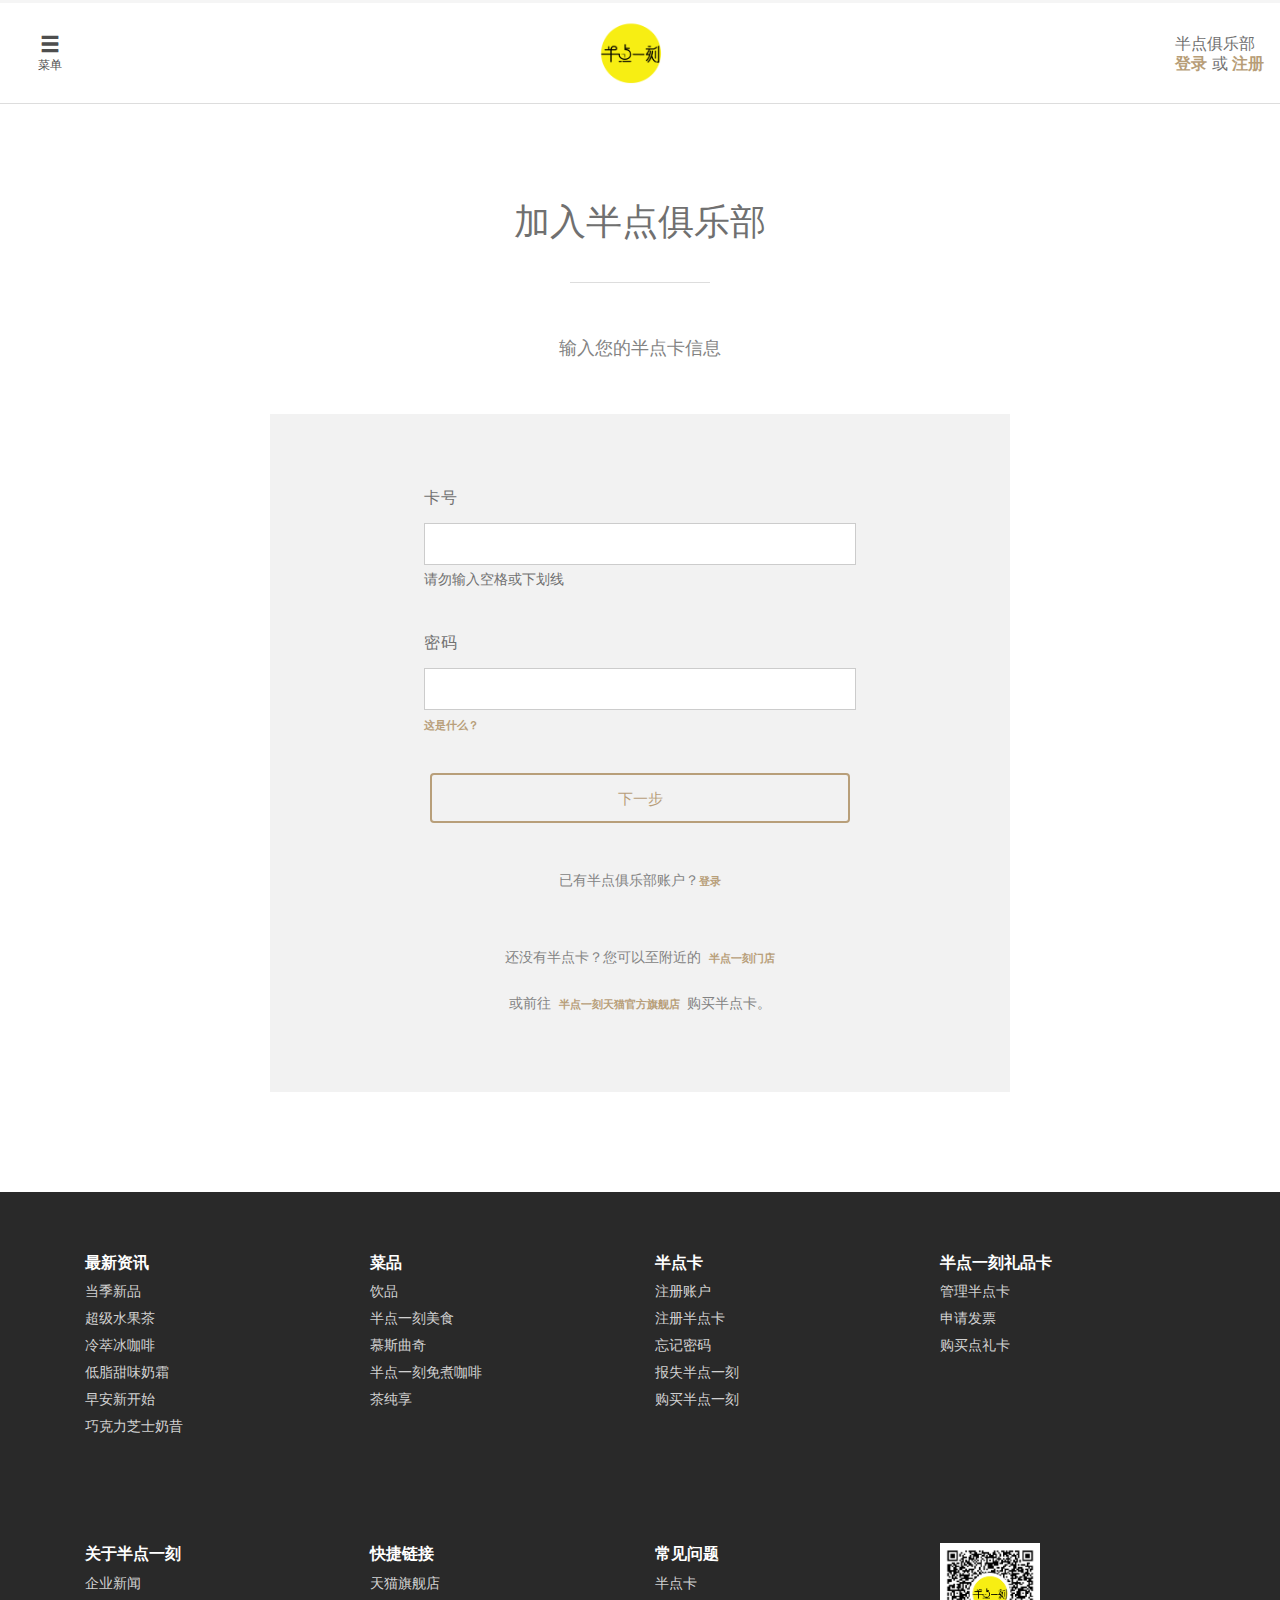
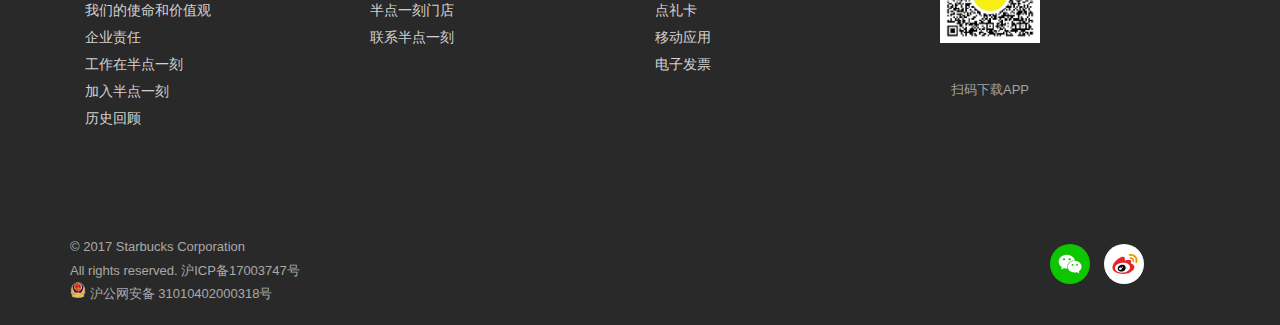
<file: reg.html>
<!DOCTYPE html>
<html>
<head lang="en">
    <meta charset="UTF-8">
    <meta name="viewport" content="width=device-width,initial-scale=1,minimum-scale=1,maximum-scale=1,user-scalable=no" />
    <title>半点一刻</title>
    <link rel="stylesheet" href="css/bootstrap.min.css" />
    <link rel="stylesheet" href="css/login.css" />
    <script src="js/jquery-1.10.1.min.js"></script>
    <script src="js/bootstrap.min.js"></script>
    <link rel="stylesheet" href="css/common.css" />
    <script src="js/common.js"></script>
</head>
<body>
	<div id="wrapper">
		<div class="content">
			<!--head_top-->
			<nav class="navbar navbar-fixed-top head_top">
    			<div class="container-fluid">
    				<div class="row">
    					<div class="col-xs-5">
    						<div class="navbar-toggle-holder" style="display:block">
    							<div class="navbar-toggle navbar-left" id="nav_menu">
    								<i class="glyphicon glyphicon-menu-hamburger icon_menu"></i>
    								<br />
    								<span>菜单</span>
    							</div>
    						</div>
    					</div>
    					<div class="col-xs-2" style="padding:0;">
    						<a href="javascript:;" class="navbar-brand">
    							<img src="img/logo.png" alt="logo" class="img-responsive logo"/>
    						</a>
    					</div>
    					<div class="col-xs-5">
    						<div class="navbar-toggle navbar-right club">
    							<div class="">
    								<span>半点俱乐部</span> <br />
    								<a href="javascript:;">登录</a>
    								<span>或</span>
    								<a href="javascript:;">注册</a>
    							</div>	
    						</div>
    						
    					</div>
    				</div>
    			</div>
			</nav>
			<!--mask-->
			<div id="mask" class="mask"></div>
			<!--aside-->
			<div class="aside" id="aside">
				<div class="navmenu">
					<ul class="nav nav-stacked sub_nmenu1">
						<li style="padding-top:10px;"><a href="javascript:;">English</a></li>
        				<li><a href="javascript:;">半点一刻门店</a></li>
        				<li style="padding-bottom:10px;"><a href="javascript:;">天猫旗舰店</a></li>
					</ul>
					<ul class="nav nav-stacked sub_nmenu2">
        				<li><a href="javascript:;">首页</a></li>
        				<li>
            				<a href="javascript:;">新品推荐</a>
            				<ul class="nav sub_list">
                				<li><a href="javascript:;">当季新品</a></li>
                				<li><a href="javascript:;">星巴克月饼</a></li>
                				<li><a href="javascript:;">咖啡融合冰淇淋</a></li>
                				<li><a href="javascript:;">冷萃冰咖啡</a></li>
                				<li><a href="javascript:;">气质 <sup>MT</sup> 冷萃咖啡</a></li>
                				<li><a href="javascript:;">早安新一天</a></li>
                				<li><a href="javascript:;">星巴克ORIGAMI<sup>MT</sup></a></li>
            				</ul>                
        				</li>
        				<li><a href="javascript:;">星享俱乐部</a></li>
        				<li>
        					<a href="javascript:;">星巴克移动应用</a>
            				<ul class="nav sub_list">
                				<li><a href="javascript:;">星巴克移动应用</a></li>
                				<li><a href="javascript:;">星巴克 Apple Watch</a></li>
            				</ul>
        				</li>
        				<li><a href="javascript:;">星礼卡</a></li>
        				<li>
        					<a href="javascript:;">咖啡文化</a>
            				<ul class="nav sub_list">
                				<li><a href="javascript:;">咖啡文化</a></li>
                				<li><a href="javascript:;">星巴克臻选<sup>MT</sup>咖啡</a></li>
                				<li><a href="javascript:;">如何冲泡咖啡</a></li>
            				</ul>
        				</li>
        				<li>
        					<a href="javascript:;">饮品美食</a>
            				<ul class="nav sub_list">
               	 				<li><a href="javascript:;">饮品</a></li>
                				<li><a href="javascript:;">星巴克美食</a></li>
                				<li><a href="javascript:;">星巴克咖啡</a></li>
                				<li><a href="javascript:;">星巴克VIA&copy;免煮咖啡</a></li>
                				<li><a href="javascript:;">茶瓦纳<sup>MT</sup></a></li>
            				</ul>
        				</li>
        				<li>
        					<a href="javascript:;">关于我们</a>
            				<ul class="nav sub_list">
                				<li><a href="javascript:;">企业新闻</a></li>
                				<li><a href="javascript:;">我们的使命和价值观</a></li>
                				<li><a href="javascript:;">星巴克责任</a></li>
                				<li><a href="javascript:;">工作在星巴克中国</a></li>
                				<li><a href="javascript:;">加入星巴克</a></li>
                				<li><a href="javascript:;">星巴克在中国</a></li>
                				<li><a href="javascript:;">历史回顾</a></li>
            				</ul>
        				</li>
        				<li>
        					<a href="javascript:;">帮助中心</a>
            				<ul class="nav sub_list">
                				<li><a href="javascript:;">常见问题</a></li>
                				<li><a href="javascript:;">联系我们</a></li>
                				<li><a href="javascript:;">使用条款</a></li>
                				<li><a href="javascript:;">隐私权政策</a></li>
            				</ul>
        				</li>
    				</ul>
				</div>
			</div>
			<div style="height:102px"></div>	
			<!--login-->
			<div class="login" id="login">
				<h1 class="text-center">加入半点俱乐部</h1>
				<span class="center-block splitline"></span>
				<p class="text-center intro">输入您的半点卡信息</p>
				<div class="container box">
					<!--form-->
					<form class="form">
						<div class="form-group item">
							<label>卡号</label>
							<div class="require">
								<input type="text" class="form-control"/>
								<span class="center-block erroInfo">请输入用户名/注册邮件地址</span>
							</div>
                    		<span class="tip">请勿输入空格或下划线</span>
						</div>
						<div class="form-group item">
							<label>密码</label>
							<div class="require passwordSwitcher">
								<input type="password" class="form-control"/>
								<span class="center-block erroInfo">请输入密码</span>
							</div>
							<span class="tip"><a href="javascript:;">这是什么？</a></span>
						</div>
						<!--下一步-->
                		<div class="antion">
                			<button type="button" class="btn btn-default btn-block">下一步</button>
                		</div>
                		<!--notes-->
                		<p class="notes"><span>已有半点俱乐部账户？</span><a href="javascript:;">登录</a></p>
					</form>
					<!--notes-->
					<p class="notes">
						<span>还没有半点卡？您可以至附近的</span>
                		<a href="javascript:;">半点一刻门店</a> <br/>
                		<span>或前往</span>
                		<a href="javascript:;">半点一刻天猫官方旗舰店</a>
                		<span>购买半点卡。</span>
					</p>
				</div>
			</div>
		</div>
		<!--footer-->
		<div id="footer">
			<div class="container">
				<!--row1-->
				<div class="row row1">
                    <dl class="col-lg-3 col-md-3 col-sm-3">
                        <dt>最新资讯</dt>
                        <dd><a href="javascript:;">当季新品</a></dd>
                        <dd><a href="javascript:;">超级水果茶</a></dd>
                        <dd><a href="javascript:;">冷萃冰咖啡</a></dd>
                        <dd><a href="javascript:;">低脂甜味奶霜</a></dd>
                        <dd><a href="javascript:;">早安新开始</a></dd>
                        <dd><a href="javascript:;">巧克力芝士奶昔</a></dd>
                    </dl>
                    <dl class="col-lg-3 col-md-3 col-sm-3">
                        <dt>菜品</dt>
                        <dd><a href="javascript:;">饮品</a></dd>
                        <dd><a href="javascript:;">半点一刻美食</a></dd>
                        <dd><a href="javascript:;">慕斯曲奇</a></dd>
                        <dd><a href="javascript:;">半点一刻免煮咖啡</a></dd>
                        <dd><a href="javascript:;">茶纯享</a></dd>
                    </dl>
                    <dl class="col-lg-3 col-md-3 col-sm-3">
                        <dt>半点卡</dt>
                        <dd><a href="javascript:;">注册账户</a></dd>
                        <dd><a href="javascript:;">注册半点卡</a></dd>
                        <dd><a href="javascript:;">忘记密码</a></dd>
                        <dd><a href="javascript:;">报失半点一刻</a></dd>
                        <dd><a href="javascript:;">购买半点一刻</a></dd>
                    </dl>
                    <dl class="col-lg-3 col-md-3 col-sm-3">
                        <dt>半点一刻礼品卡</dt>
                        <dd><a href="javascript:;">管理半点卡</a></dd>
                        <dd><a href="javascript:;">申请发票</a></dd>
                        <dd><a href="javascript:;">购买点礼卡</a></dd>
                    </dl>
                </div>
                <!--row2-->
                <div class="row row2">
                    <dl class="col-lg-3 col-md-3 col-sm-3">
                        <dt>关于半点一刻</dt>
                        <dd><a href="javascript:;">企业新闻</a></dd>
                        <dd><a href="javascript:;">我们的使命和价值观</a></dd>
                        <dd><a href="javascript:;">企业责任</a></dd>
                        <dd><a href="javascript:;">工作在半点一刻</a></dd>
                        <dd><a href="javascript:;">加入半点一刻</a></dd>
                        <dd><a href="javascript:;">历史回顾</a></dd>
                    </dl>
                    <dl class="col-lg-3 col-md-3 col-sm-3">
                        <dt>快捷链接</dt>
                        <dd><a href="javascript:;">天猫旗舰店</a></dd>
                        <dd><a href="javascript:;">半点一刻门店</a></dd>
                        <dd><a href="javascript:;">联系半点一刻</a></dd>
                    </dl>
                    <dl class="col-lg-3 col-md-3 col-sm-3">
                        <dt>常见问题</dt>
                        <dd><a href="javascript:;">半点卡</a></dd>
                        <dd><a href="javascript:;">点礼卡</a></dd>
                        <dd><a href="javascript:;">移动应用</a></dd>
                        <dd><a href="javascript:;">电子发票</a></dd>
                    </dl>
                    <div class="col-lg-3 col-md-3 col-sm-3 download-section">
                        <!--二维码-->
                        <p class="footer-app_code"></p>
                        <!--扫码下载app-->
                        <p class="footer-download">
                            <a href="javascript:;" class="icon">&#xe65c;</a>
                            <a href="javascript:;" class="icon">&#xe614;</a>
                            <br/>
                          	<span>扫码下载APP</span>
                        </p>
                    </div>
                </div>
                <!--row3-->
                <div class="row clearfix row3">
                    <div class="col-lg-10 col-md-10 col-xs-10">
                        <p>© 2017 Starbucks Corporation</p>
                        <a href="javascript:;">All rights reserved. 沪ICP备17003747号</a>
                        <a href="javascript:;"><span class="plice_img"></span> 沪公网安备 31010402000318号</a>
                    </div>
                    <div class="col-lg-2 col-md-2 col-xs-2 foot_link">
                        <a href="javascript:;" class="weixin_img"></a>
                        <a href="javascript:;" class="weibo_img"></a>
                    </div>
                </div>
			</div>
		</div>
	</div>	
</body>
</html>
</file>
<file: css/common.css>
/*body*/
html{font-size:16px;}
body{
	color:#707070;
	font-size:1rem;
	line-height:1.8;
}
@font-face {
    font-family: 'iconfont';  /* project id 417599 */
    src: url('//at.alicdn.com/t/font_417599_vh5axxqbu7vte29.eot');
    src: url('//at.alicdn.com/t/font_417599_vh5axxqbu7vte29.eot?#iefix') format('embedded-opentype'),
    url('//at.alicdn.com/t/font_417599_vh5axxqbu7vte29.woff') format('woff'),
    url('//at.alicdn.com/t/font_417599_vh5axxqbu7vte29.ttf') format('truetype'),
    url('//at.alicdn.com/t/font_417599_vh5axxqbu7vte29.svg#iconfont') format('svg');
}
.icon{
    font-family: 'iconfont';
}
#wrapper{
	max-width:100%;
	width:100%;
	position: absolute;
	top:0;
}
#wrapper .thumbnail{
	border:none;
	text-decoration:none;
	text-align: center;
}
/*head_top*/
.head_top{
	border-top:3px solid #f5f5f5;
    border-bottom:1px solid #ddd;
    background-color:#fff;
    font-weight:400;
    z-index:98;
}
.head_top .navbar-toggle{
	display: block;
	padding:0;
	
}
/*菜单*/
.head_top #nav_menu{
	width:40px;
	max-width:40px;
	line-height:1.3;
	text-align:center;
	color:#4e4e4e;
	font-size:12px;
	border:none;
	float:none;
	margin:30px 15px;
	cursor:pointer;
}
.head_top #nav_menu .icon_menu{
	font-size:20px;
}
/*logo*/
.head_top .navbar-brand{
	display: block;
	padding:15px 0;
	margin: auto;
	float: none;
	max-height:100px;
	height:100px;
}
.head_top img.logo{
	width:74px;
	height:74px;
	max-width:74px;
	max-height:74px;
	margin: auto;
}

/*club*/
.head_top .club{
	margin-top:30px;
	font-size:16px;
	line-height:20px;
	margin-top:30px;
	margin-right:0;
}
.head_top .club a{
	color:#b79d77;
	font-weight:700;
	transition:all 1s;
}
.head_top .club a:hover{
	text-decoration:none;
	color: #967a50;
}
/*mask*/
.mask{
	display:none;
	position: fixed;
	top:0;
	bottom:0;
	left:0;
	right:0;
	background-color:rgba(0,0,0,.4);
	z-index:99;
}
/*aside*/
.aside{
	display: none;
	background-color:#292929;
    max-width: 270px;
    width:270px;
    font-size: 15px;
    border: 0;
    position: absolute;
    top: 0;
    left:-270px;
    z-index: 100;
    height: 100%;
    min-height: 100%;
}
/*navmenu*/
.aside .navmenu{
	position:absolute;
	top:0;
	width:270px;
	height:661px;
	padding-bottom:200px;
	overflow: auto;
}
.aside .navmenu a{
	display:block;
	padding:10px 15px;
}
/*sub_nmenu1*/
.aside .navmenu .sub_nmenu1{
    border-bottom:1px solid #525252;
}
.aside .navmenu .sub_nmenu1 a{color: #b89f7a;}
.aside .navmenu .sub_nmenu1 a:hover{background:none;color:#fff;}
/*sub_nmenu2*/
.aside .navmenu .sub_nmenu2{
	padding-top:10px;
}
.aside .navmenu .sub_nmenu2 a{color:#fff;}
/*小三角*/
.aside .navmenu .sub_nmenu2 span.caret{
	float:right;
	margin-top:10px;
}
/*sub_list*/
.aside .navmenu .sub_nmenu2 .sub_list{
	display:none;
}
.aside .navmenu .sub_nmenu2 .sub_list a{
	color: #aaa;
    padding: 5px 15px 5px 25px;
}
.aside .navmenu .sub_nmenu2 a:hover{background:none;color: #b89f7a;}


/*footer*/
#footer{
	background: #292929;
    color: #A3A3A3;
    padding: 60px 0 20px;
}
/*row*/
#footer .row:not(:last-child){
	margin:0 0 80px 0;
}
#footer .row dt{
	color: #fff;
    display: block;
    margin-bottom: 7px;
    font-weight: 600;
}
#footer .row dl a{
	font-size:14px;
	color: rgba(255, 255, 255, 0.8);
    margin-bottom: 7px;
    display: block;
    font-weight: 300;
}
/*row2*/
/*download-section*/
#footer .row2 .download-section{
	display:flex;
	align-content:center;
	flex-direction: column;
}
/*footer-app_code*/
#footer .row2 .download-section .footer-app_code{
	flex:0 0 100px;
	width:100px;
	background:url(../img/QR_code.png) no-repeat center/contain;
}
/*footer-download*/
#footer .row2 .download-section .footer-download{
	width:100px;
	text-align:center;
}
#footer .row2 .download-section .footer-download a{
	color:#fff;
	text-decoration:none;
	transition:all 1s;
}
#footer .row2 .download-section .footer-download a:hover{
	color: #c0c0c0;
}
#footer .row2 .download-section .footer-download span{
	font-size:13px;
	position:relative;
	top:-7px;
}
/*row3*/
#footer .row3 p,
#footer .row3 a{
	display: block;
	color: rgba(255, 255, 255, 0.6);
    font-size:13px;
    margin-bottom: 0;
    width: 250px;
}
#footer .row3 .plice_img{
	display:inline-block;
	vertical-align:top;
    width:16px;
    height:16px;
    background:url("../img/icpicon.png") no-repeat center/contain
}
#footer .row3 .weibo_img, 
#footer .row3 .weixin_img{
	display:inline-block;
	width:40px;
	height:40px;
	max-width:40px;
	max-height:40px;
	margin:5% 3% 0;
}
#footer .row3 .weibo_img{
	background:url(../img/weibo.svg) no-repeat center/contain;
}
#footer .row3 .weixin_img{
	background:url(../img/wechat.svg) no-repeat center/contain;
}
@media (min-width:360px) and (max-width:992px){
html{font-size:12px;}
/*row*/
#footer .row:not(:last-child){
	margin-bottom:30px;
}
#footer .row dt{
	font-size:14px;
}
#footer .row dl a{
	font-size:12px;
}
/*row2*/
/*footer-app_code*/
#footer .row2 .download-section .footer-app_code{
	width:80px;
}
/*footer-download*/
#footer .row2 .download-section .footer-download{
	width:80px;
}
#footer .row2 .download-section .footer-download a{
	color:#fff;
	text-decoration:none;
	transition:all 1s;
}
#footer .row2 .download-section .footer-download a:hover{
	color: #c0c0c0;
}
#footer .row2 .download-section .footer-download span{
	font-size:10px;
}
/*row3*/
#footer .row3 p,
#footer .row3 a{
    font-size:10px;
    width:auto;
}
#footer .row3 .weibo_img, 
#footer .row3 .weixin_img{
	width:25px;
	height:25px;
}
}
</file>
<file: css/index.css>
/*homePage*/
.homePage p{
	color: #3d3d3d;
    font-family: AvenirLight, 'HelveticaNeue-Light', 'Helvetica Neue', arial, "Hiragino Sans GB", "冬青黑体", "Microsoft YaHei New", "Microsoft Yahei", "微软雅黑", 宋体, SimSun, STXihei, "华文细黑", sans-serif;
}
.homePage .btn{
	font-size:1rem;
	padding:2.5% 10%;
	border: 2px solid #a98e67;
	border-radius:0;
	color:#a98e67;
	margin:3% 10% 3% 0;
}
.homePage .btn:hover{
	background-color:#a98e67;
	color:#fff;
}
/*rewards*/
.rewards{background-color:#0f0f0f;}
/*rewards-mark*/
.rewards .container .rewards-mark{
	height:220px;
	padding:5.5% 0 0 18%;
	color:#fff;
	background:url("../img/rewards_bg.png") no-repeat 0 0/contain;	
}
/*rewards-mark-label*/
.rewards .rewards-mark .rewards-mark-label{
	font-size:1.125rem;
	color:#fff;
	margin-bottom:0;
}
/*rewards-mark-logo*/
.rewards .rewards-mark .rewards-mark-logo span:first-child{
	font-size:0.75rem;
	font-weight:600;
	letter-spacing:1.5px;
}
.rewards .rewards-mark .rewards-mark-logo span:last-child{
	font-size:1.5rem;
	font-weight:700;
	letter-spacing:1.5px;
	position:relative;
	top:-7px;
}
.rewards .rewards-mark .rewards-mark-logo .stars{
	position: absolute;
    top:-12%;
    right:-30%;
    width:30%;
    height:140%;
    background:url("../img/stars.png") no-repeat center;
}
/*rewards-content*/
.rewards .rewards-content{
	padding-top:4%;
}
/*rewards_content_title*/
.rewards .rewards-content .rewards_content_title{
	color:#fff;
	font-size:1.56rem;
	line-height:28px;
	margin-bottom:0;
}
/*rewards_content_txt*/
.rewards .rewards-content .rewards_content_txt{
	color:#fff;
	margin-bottom:5px;
}
/*rewards-btn-link && app-btn-link*/
.rewards .rewards-content .rewards_content_btns .rewards-btn-link,
.app .app-content .app-btn-link{
	font-size:0.875rem;
	color:#a98e67;
}
.rewards .rewards-content .rewards_content_btns .rewards-btn-link:hover,
.app .app-content .app-btn-link:hover,
.apple-watch .apple-watch-intro  .apple-watch-link:hover{
	text-decoration:none;
	color: #967a50;
}
/*app*/
.app{
	background:url(../img/app_bg.gif) repeat-x center scroll;
}
.app .container,
.app .container .app-box{
	height:220px;
}
/*app-device*/
.app .app-device{
	height:90%;
	background:url(../img/app_device.png) no-repeat center bottom/contain;
	margin-top:20px;
}

/*app-download*/
.app .app-download{
	height:100%;
	text-align: center;
}
/*二维码*/
.app .app-download .app-download-qrcode{
	width:48%;
	height:52%;
	margin:20% auto 0;
	background:url(../img/QR_code.png) no-repeat center/contain;
}
/*按钮*/
.app .app-download .app-download-btns a{
	text-decoration:none;
	color:#999;
	font-size:1.0625rem;
	margin-right:8px;
	transition:all 1s;
}
.app .app-download .app-download-btns a:hover{
	color:#333;
}
.app .app-download .app-download-btns span{
	display:inline-block;
	font-size:0.875rem;
	padding-left:5px;
	border-left:1px solid #000;
}
/*app-content*/
.app .app-content{
	
}
.app .app-content .app-content-intro{
	font-size:1.56rem;
	color:#3d3d3d;
	line-height:1.4;
	margin:10% 0 4% 0;
}
/*moasic*/
.moasic{
	margin:0;
}
.moasic a{
	display:block;
	padding:0;
}
/*yxs*/
.yxs{
    background: #106e4b;
}
/*yxs-container*/
.yxs .yxs-container{
	width:805px;
	height:157px;
	padding:30px 0;
	margin: auto;
}
/*yxs-container-img*/
.yxs .yxs-container .yxs-container-img1{
	height:100%;
	background:url(../img/yxs_title.jpg) no-repeat center/contain;
}
.yxs .yxs-container .yxs-container-img2{
	height:100%;
	background:url(../img/yxs-qrcode.png) no-repeat center/contain;
}
.yxs .yxs-container .yxs-container-img3{
   	height:100%;
    background:url("../img/yxs_pic.jpg") no-repeat center/contain;
}
.yxs .yxs-container .yxs-container-img4{
   	height:100%;
    background:url("../img/yxs_txt.png") no-repeat center/contain;
}
/*apple-watch*/
.apple-watch{
	width:100%;
	height: 220px;
	text-align: center;
	background:url(../img/web-bg.png) repeat-x;
}
/*apple-watch-img*/
.apple-watch .apple-watch-img{
	display:inline-block;
	vertical-align: top;
	width:30%;
	height:220px;
	background:url(../img/web-iwatch-cn.png) no-repeat center/contain;
}
/*apple-watch-intro*/
.apple-watch .apple-watch-intro{
	display:inline-block;
	width:30%;
	vertical-align: top;
}
.apple-watch .apple-watch-intro p{
	padding:5% 7% 0 7%;
	text-align:left;
	font-size:1.0625rem;
}
.apple-watch .apple-watch-intro .apple-watch-link{
	font-size:0.875rem;
	color:#a98e67;
}
/*apple-watch-download*/
.apple-watch .apple-watch-download{
	display:inline-block;
	width:30%;
	height:70%;
	vertical-align:top;
	padding:35px 0 0 20px;
	margin:0;
}
/*二维码*/
.apple-watch .apple-watch-download .app-download-qrcode{
	width:100%;
	height:80%;
	background:url(../img/yxs-qrcode.png) no-repeat center/contain;
}
/*collection*/
.collection{
	text-align: center;
	padding:80px 16px;
	background-color:#f5f5f5;
}
.collection h2{
	margin:20px 0;
}
.collection .subtitle{
	margin-bottom:80px;
}
/*collection-box*/
.collection .collection-box{
	margin:0;
	text-align: center;
}
.collection .collection-box a{
	text-decoration:none;
	box-shadow:0 0 2px #ccc;
	transition:all 1s;
}
.collection .collection-box a:hover{
	box-shadow:0 0 50px #ccc;
}
.collection .collection-box a:hover b,
.collection .collection-box a:hover p{
	color:#a98e67;
}
/*box-content*/
.collection .collection-box a b{
	display: block;
    font-size: 1.125rem;
    color: #2F2F2F;
    margin-top: 15px;
    font-weight:600;
    transition:all 1s;
}
.collection .collection-box a p{
    font-size: 0.875rem;
    color: #707175;
    transition:all 1s;
}
/*reserve*/
.reserve{
	background-color: #060608;
    padding: 40px 0;
}
.reserve h3{
	font-weight: 900;
    font-size:0.8rem;
    line-height: 22px;
    text-transform: uppercase;
    color: #a98e67;
    letter-spacing: 3px;
}
.reserve p{color:#f4f4f4;}

@media (min-width: 360px) and (max-width: 992px) {
/*rewards-mark*/
.rewards .container .rewards-mark{
	padding-top:10%;
}	
/*rewards-content*/
.rewards .rewards-content{
	padding-top:10%;
}
/*app-box*/
.app .container,
.app .container .app-box{
	height:194px;
}
/*app-download*/
.app .app-download{
	height:100%;
	text-align: center;
}
/*二维码*/
.app .app-download .app-download-qrcode{
	width:48%;
	height:30%;
	margin:40% auto 0;
}
/*按钮*/
.app .app-download .app-download-btns span{
	padding-left:0;
	border-left:none;
}
.app .app-content .app-content-intro{
	margin-top:26%;
}

/*yxs-container*/
.yxs .yxs-container{
	width:340px;
	height:120px;
}
/*collection*/
.collection .collection-box a{
	/*height:100px;*/
}


}
</file>
<file: css/login.css>
/*login*/
.login{
	padding:100px 0;
}
.login a{
    color: #b89f7a;
    font-weight: 700;
    font-size: 14px;
    font-size: 0.7rem;
    text-decoration: none;
}
.login span{
	font-size:14px;
}
/*title*/
.login h1{
	margin:0;
}
/*line*/
.login span.splitline{
	width: 140px;
    margin: 40px auto 50px;
    border-top: 1px solid #ddd;
}
/*intro*/
.login .intro{
	color: #838383;
    font-size: 1.1rem;
    margin-bottom: 50px;
}
/*form*/
@media (min-width: 1281px)
.login .box.container {
    padding-left: 160px;
    padding-right: 160px;
}
.login .container{
	width:740px;
	max-width:740px;
}
/*box*/
.login .box{
	background: #f2f2f2;
    padding: 70px 12%
}
.login .box .form .item{
	width:100%;
	margin-bottom:35px;
}
/*label*/
.login .box .form .item label{
	display: block;
	font-weight:normal;
    font-size: 16px;
    font-size: 1rem;
    letter-spacing: 1px;
    margin-bottom: 10px;
    text-transform: uppercase;
    width: 100%;
}
/*input*/
.login .box .form .item input:not([type=checkbox]){
	border-radius: 0;
    box-shadow: none;
    box-sizing: border-box;
    background: #fff;
    height: 42px;
    width: 100%;
}
/*erroInfo*/
.login .box .form .item span.erroInfo{
	color: #fff;
    background: #c9391f;
    display: none;
    font-size: 14px;
    font-size: 1.4rem;
    padding: 10px;
}
.login .box .form .item .form-control-feedback{
	top:50%;
}
/*checkbox*/
.login .box .form .checkbox.item input,
.login .box .form .checkbox.item span{
	float: left;
    line-height: 22px;
    height: 22px;
    vertical-align: middle;
}
.login .box .form .checkbox.item input{
	width:25px;
	margin-top:-1px;
}
.login .box .form .checkbox.item span{
	font-size:1rem;
	margin-left:6px;
}
/*验证码盒子*/
.login .box .form .test_box{
	width:300px;
	height:160px;
	padding:8px;
	background-color:#fff;
}
/*提示*/
.login .box .form .test_box .point{
	font-size:12px;
}
/*验证码*/
.login .box .form .test_box .test{
	display:flex;
	margin-bottom:10px;
	border:1px solid #e5e5e5;
}
.login .box .form .test_box .test .left,
.login .box .form .test_box .test .right{
	flex:1;
	height:50px;
}
.login .box .form .test_box .test .left img,
.login .box .form .test_box .test .right input{
	height:100%;
	width:100%;
}
.login .box .form .test_box .test .right input{
	border:none;
	border-left:1px solid #E5E5E5;
}
/*验证按钮*/
.login .box .form .test_box .char_btn a.icon{
	display: inline-block;
	font-size:22px;
	width: 22px;
    height: 22px;
    line-height:22px;
    text-align: center;
    color:rgb(179,179,179);
    margin:7px 10px 0 0;
}
.login .box .form .test_box .char_btn a.sure{
    color:#fff;
    letter-spacing:2.5px;
    text-indent:0.5em;
    border-radius:5px;
    background: #b89f7a;
    border-color: #b89f7a;
    cursor: pointer;
}
/*登录/注册*/
.login .box .form .antion .btn,
.login .box .form .link-btn .btn{
    width: 420px;
    height: 50px;
    margin: auto;
    line-height:38px;
    padding:5px 50px;
    font-size:15px;
    background-color:transparent;
    transition:all 1s;
}
.login .box .form .antion .btn{
     color: #b89f7a;
     border:2px solid #b89f7a;
 }
.login .box .form .antion .btn:hover{
    color: #fff;
    background-color:#b89f7a;
}
.login .box .form .link-btn .btn{
    color: #6a6a6a;
    border:2px solid #6a6a6a;
}
.login .box .form .link-btn .btn:hover{
    color: #fff;
    background-color:#6a6a6a;
}
/*divider*/
.login .box .form .divider{
	margin:40px 0;
	position: relative;
}
.login .box .form .divider .line{
	width:100%;
	border-top:1px solid #ddd;
}
.login .box .form .divider span.text{
	font-size:1.6rem;
	color:#ddd;
	position:absolute;
	padding:0 10px;
	top:-12.5px;
	left:50%;
	margin-left:-20.5px;
	background-color:#F2F2F2;
}
/*notes*/
.login .box .notes+.notes{
	margin-top:15px;
}
.login .box .notes{
	color: #838383;
    margin: 30px 0 0;
    text-align: center;
    font-size:1.6rem;
}
</file>
<file: css/newProduct.css>
/*banner*/
.newProduct .jumbotron{
    height: 660px;
    background:url("../img/newProduct/banner.png") no-repeat center top/cover;
    position: relative;
}
.newProduct .jumbotron p.ban_des{
    width:40%;
    font-size:2.4rem;
    color:#fff;
    position: absolute;
    top:30px;
    left:40px;
}
/*products*/
/*大标题*/
.products .pro_h2{
	text-align: center;
	margin:40px 0;
}
/*row1*/
.products .row1,
.products .row2{
	display:flex;
	align-items:center;
}
.products .row1>div{
	flex:1;
	display:inline-flex;
	justify-content:center;
}
.products .row2>div{
	flex:1;
	display:inline-flex;
	flex-direction: column;
	text-align: center;
}
</file>
